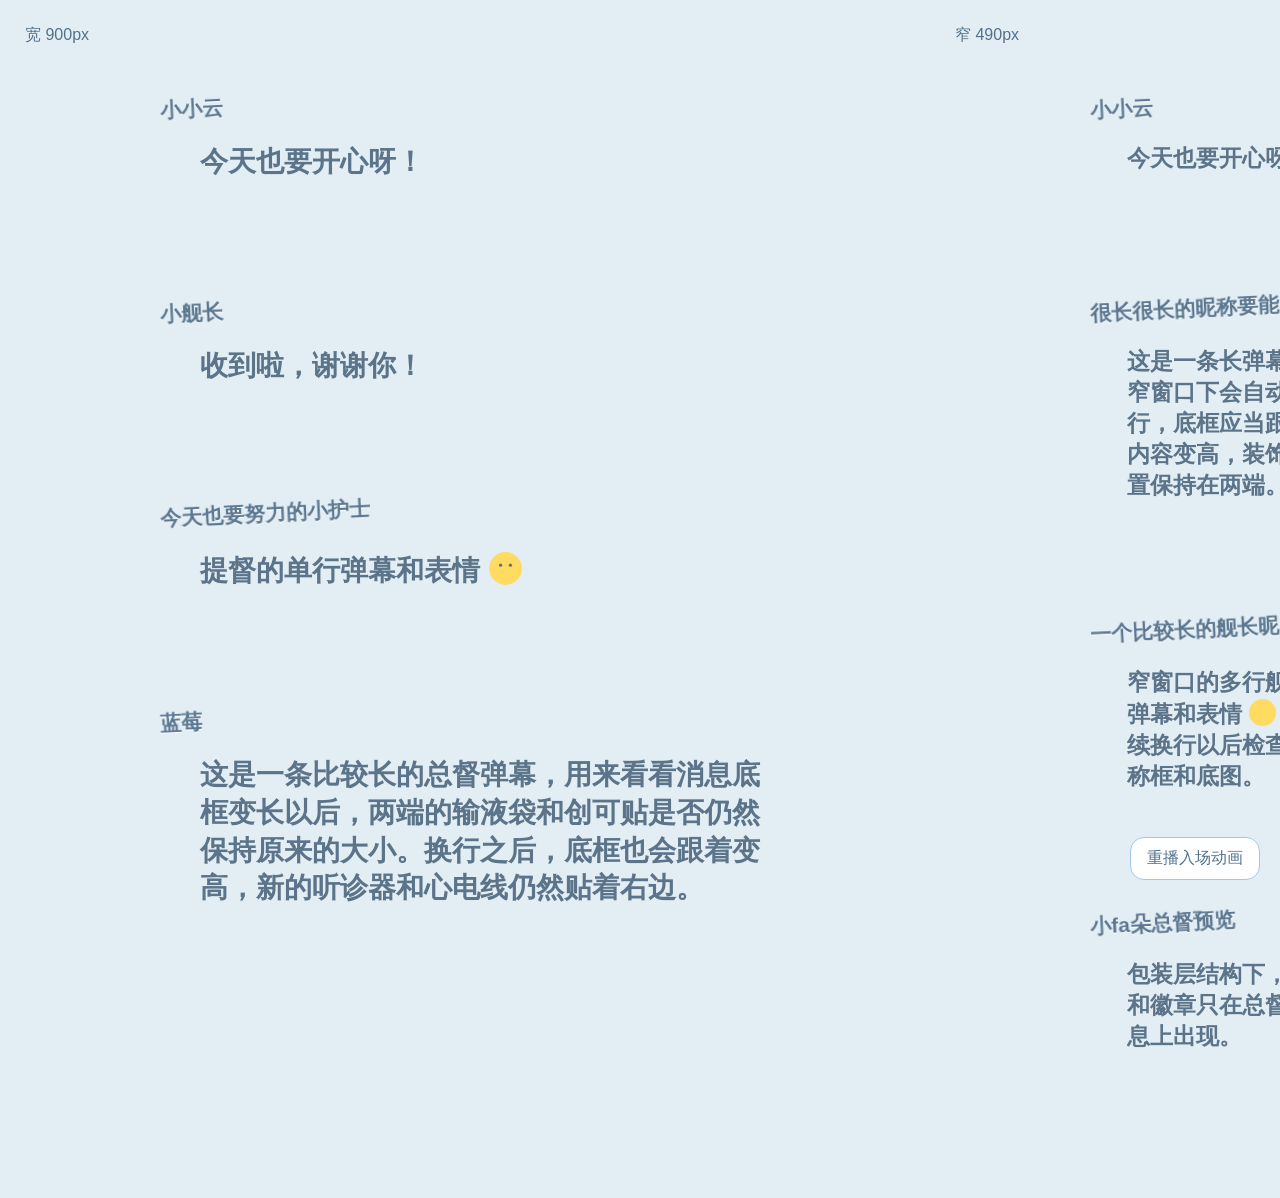
<file: bilibili-universal-preview.html>
<!doctype html>
<html lang="zh-CN">
<head>
<meta charset="utf-8">
<meta name="viewport" content="width=device-width,initial-scale=1">
<title>BLiveChat 通用文字弹幕预览</title>
<link rel="stylesheet" href="bilibili.css">
<style>
html,body { margin:0; width:100%; background:#e3edf4 !important; }
.demo { display:flex; gap:30px; padding:20px; align-items:flex-start; }
.column { width:900px; flex:none; }
.column.narrow { width:490px; }
.label { font:16px sans-serif; padding:5px; color:#53718b; }
#items { width:100%; }
</style>
</head>
<body>
<div class="demo">
<div class="column"><div class="label">宽 900px</div><div id="items">
<yt-live-chat-text-message-renderer author-type="" blc-guard-level="0"><div id="content"><yt-live-chat-author-chip><span id="author-name">小小云</span></yt-live-chat-author-chip><span id="image-and-message"><span id="message">今天也要开心呀！</span></span></div></yt-live-chat-text-message-renderer>
<yt-live-chat-text-message-renderer author-type="member" blc-guard-level="3"><div id="content"><yt-live-chat-author-chip><span id="author-name">小舰长</span></yt-live-chat-author-chip><span id="image-and-message"><span id="message">收到啦，谢谢你！</span></span></div></yt-live-chat-text-message-renderer>
<yt-live-chat-text-message-renderer author-type="member" blc-guard-level="2"><div id="content"><yt-live-chat-author-chip><span id="author-name">今天也要努力的小护士</span></yt-live-chat-author-chip><span id="message">提督的单行弹幕和表情 <img class="emoji" src="data:image/svg+xml,%3Csvg%20xmlns='http://www.w3.org/2000/svg'%20viewBox='0%200%2064%2064'%3E%3Ccircle%20cx='32'%20cy='32'%20r='30'%20fill='%23ffdb62'/%3E%3Ccircle%20cx='23'%20cy='26'%20r='3'%20fill='%235b7489'/%3E%3Ccircle%20cx='41'%20cy='26'%20r='3'%20fill='%235b7489'/%3E%3C/svg%3E" alt="[表情]"></span></div></yt-live-chat-text-message-renderer>
<yt-live-chat-text-message-renderer author-type="member" blc-guard-level="1"><div id="content"><yt-live-chat-author-chip><span id="author-name">蓝莓</span></yt-live-chat-author-chip><span id="message">这是一条比较长的总督弹幕，用来看看消息底框变长以后，两端的输液袋和创可贴是否仍然保持原来的大小。换行之后，底框也会跟着变高，新的听诊器和心电线仍然贴着右边。</span></div></yt-live-chat-text-message-renderer>
</div></div>
<div class="column narrow"><div class="label">窄 490px</div><div id="items">
<yt-live-chat-text-message-renderer author-type="" blc-guard-level="0"><div id="content"><yt-live-chat-author-chip><span id="author-name">小小云</span></yt-live-chat-author-chip><span id="image-and-message"><span id="message">今天也要开心呀！</span></span></div></yt-live-chat-text-message-renderer>
<yt-live-chat-text-message-renderer author-type="moderator"><div id="content"><yt-live-chat-author-chip><span id="author-name">很长很长的昵称要能跟着变长</span></yt-live-chat-author-chip><span id="image-and-message"><span id="message">这是一条长弹幕，窄窗口下会自动换行，底框应当跟着内容变高，装饰位置保持在两端。</span></span></div></yt-live-chat-text-message-renderer>
<yt-live-chat-text-message-renderer author-type="member" blc-guard-level="3"><div id="content"><yt-live-chat-author-chip><span id="author-name">一个比较长的舰长昵称看适配效果</span></yt-live-chat-author-chip><span id="image-and-message"><span id="message">窄窗口的多行舰长弹幕和表情 <img class="emoji" src="data:image/svg+xml,%3Csvg%20xmlns='http://www.w3.org/2000/svg'%20viewBox='0%200%2064%2064'%3E%3Ccircle%20cx='32'%20cy='32'%20r='30'%20fill='%23ffdb62'/%3E%3C/svg%3E" alt="[表情]"> 继续换行以后检查昵称框和底图。</span></span></div></yt-live-chat-text-message-renderer>
<yt-live-chat-text-message-renderer author-type="member" blc-guard-level="1"><div id="content"><yt-live-chat-author-chip><span id="author-name">小fa朵总督预览</span></yt-live-chat-author-chip><span id="image-and-message"><span id="message">包装层结构下，花和徽章只在总督消息上出现。</span></span></div></yt-live-chat-text-message-renderer>
</div></div>
</div>
<button id="replay" type="button" style="position:fixed;right:20px;bottom:20px;z-index:20;padding:10px 16px;border:1px solid #9fc9e7;border-radius:14px;background:#fff;color:#527390;font:16px sans-serif;cursor:pointer">重播入场动画</button>
<script>
document.querySelector("#replay").addEventListener("click", () => {
  document.querySelectorAll("yt-live-chat-text-message-renderer").forEach((item) => {
    item.replaceWith(item.cloneNode(true));
  });
});
</script>
</body></html>
</file>
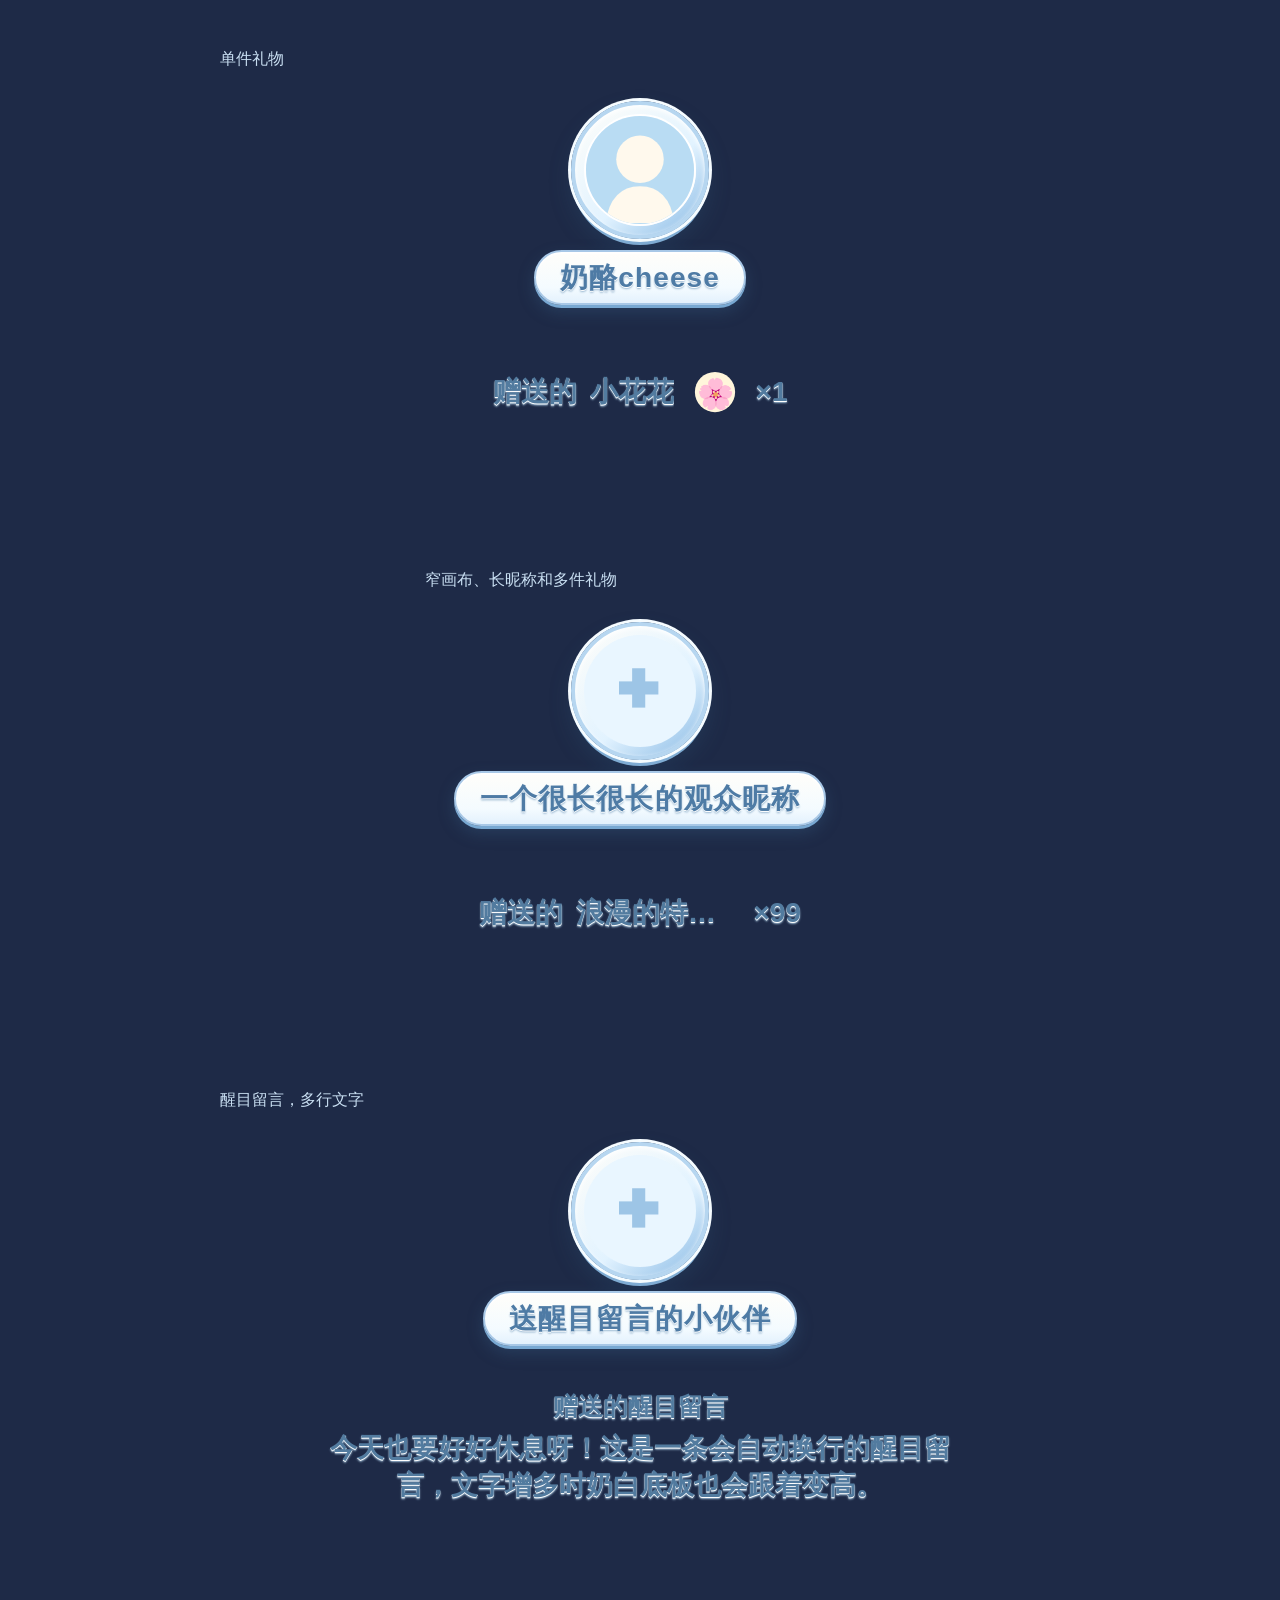
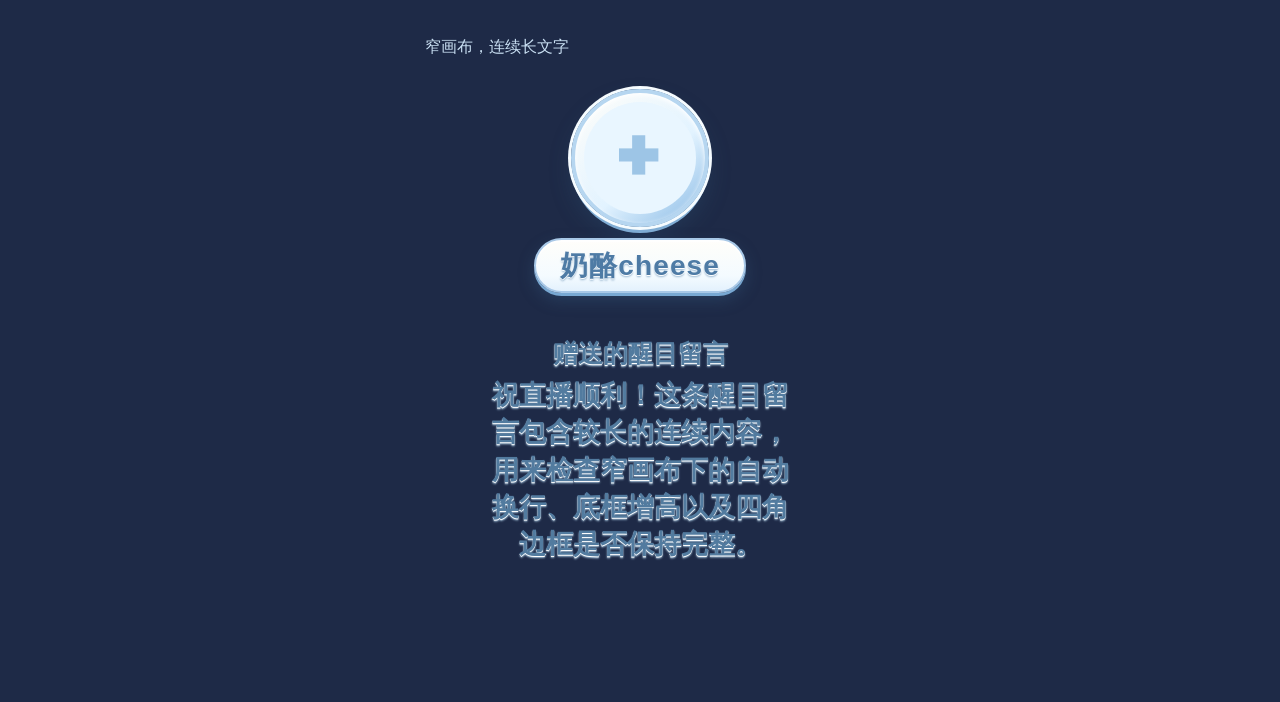
<file: gift-thanks-preview.html>
<!doctype html>
<html lang="zh-CN">
<head>
  <meta charset="utf-8">
  <meta name="viewport" content="width=device-width, initial-scale=1">
  <title>礼物感谢预览</title>
  <link rel="stylesheet" href="gift-thanks.css">
  <style>
    body { margin: 0; padding: 28px 12px; background: #1e2a47; }
    .stage { max-width: 840px; margin: 0 auto 30px; padding: 8px 12px; }
    .stage.narrow { max-width: 430px; }
    .stage h2 { color: #c9dff2; font: 16px "Microsoft YaHei", sans-serif; }
  </style>
</head>
<body>
  <section class="stage">
    <h2>单件礼物</h2>
    <medical-gift-renderer>
      <div class="medical-gift-top"><span class="medical-gift-plus left"></span><div class="medical-gift-avatar"><img alt="" src="data:image/svg+xml,%3Csvg xmlns='http://www.w3.org/2000/svg' viewBox='0 0 100 100'%3E%3Crect width='100' height='100' fill='%23b9dcf3'/%3E%3Ccircle cx='50' cy='40' r='22' fill='%23fff9ed'/%3E%3Cpath d='M18 99q5-34 32-34t32 34' fill='%23fff9ed'/%3E%3C/svg%3E"></div><span class="medical-gift-plus right"></span></div>
      <div class="medical-gift-name">奶酪cheese</div>
      <div class="medical-gift-plate"><div class="medical-gift-line"><span>赠送的</span><span class="medical-gift-gift-name">小花花</span><img class="medical-gift-icon" alt="" src="data:image/svg+xml,%3Csvg xmlns='http://www.w3.org/2000/svg' viewBox='0 0 64 64'%3E%3Ccircle cx='32' cy='32' r='23' fill='%23fff5db'/%3E%3Ctext x='32' y='46' font-size='34' text-anchor='middle'%3E🌸%3C/text%3E%3C/svg%3E"><span class="medical-gift-count">×1</span></div></div>
    </medical-gift-renderer>
  </section>
  <section class="stage narrow">
    <h2>窄画布、长昵称和多件礼物</h2>
    <medical-gift-renderer>
      <div class="medical-gift-top"><span class="medical-gift-plus left"></span><div class="medical-gift-avatar"></div><span class="medical-gift-plus right"></span></div>
      <div class="medical-gift-name">一个很长很长的观众昵称</div>
      <div class="medical-gift-plate"><div class="medical-gift-line"><span>赠送的</span><span class="medical-gift-gift-name">浪漫的特别礼物</span><span class="medical-gift-count">×99</span></div></div>
    </medical-gift-renderer>
  </section>
  <section class="stage">
    <h2>醒目留言，多行文字</h2>
    <medical-gift-renderer class="medical-super-chat">
      <div class="medical-gift-top"><span class="medical-gift-plus left"></span><div class="medical-gift-avatar"></div><span class="medical-gift-plus right"></span></div>
      <div class="medical-gift-name">送醒目留言的小伙伴</div>
      <div class="medical-gift-plate"><div class="medical-sc-heading">赠送的醒目留言</div><div class="medical-sc-message">今天也要好好休息呀！这是一条会自动换行的醒目留言，文字增多时奶白底板也会跟着变高。</div></div>
    </medical-gift-renderer>
  </section>
  <section class="stage narrow">
    <h2>窄画布，连续长文字</h2>
    <medical-gift-renderer class="medical-super-chat">
      <div class="medical-gift-top"><span class="medical-gift-plus left"></span><div class="medical-gift-avatar"></div><span class="medical-gift-plus right"></span></div>
      <div class="medical-gift-name">奶酪cheese</div>
      <div class="medical-gift-plate"><div class="medical-sc-heading">赠送的醒目留言</div><div class="medical-sc-message">祝直播顺利！这条醒目留言包含较长的连续内容，用来检查窄画布下的自动换行、底框增高以及四角边框是否保持完整。</div></div>
    </medical-gift-renderer>
  </section>
</body>
</html>
</file>
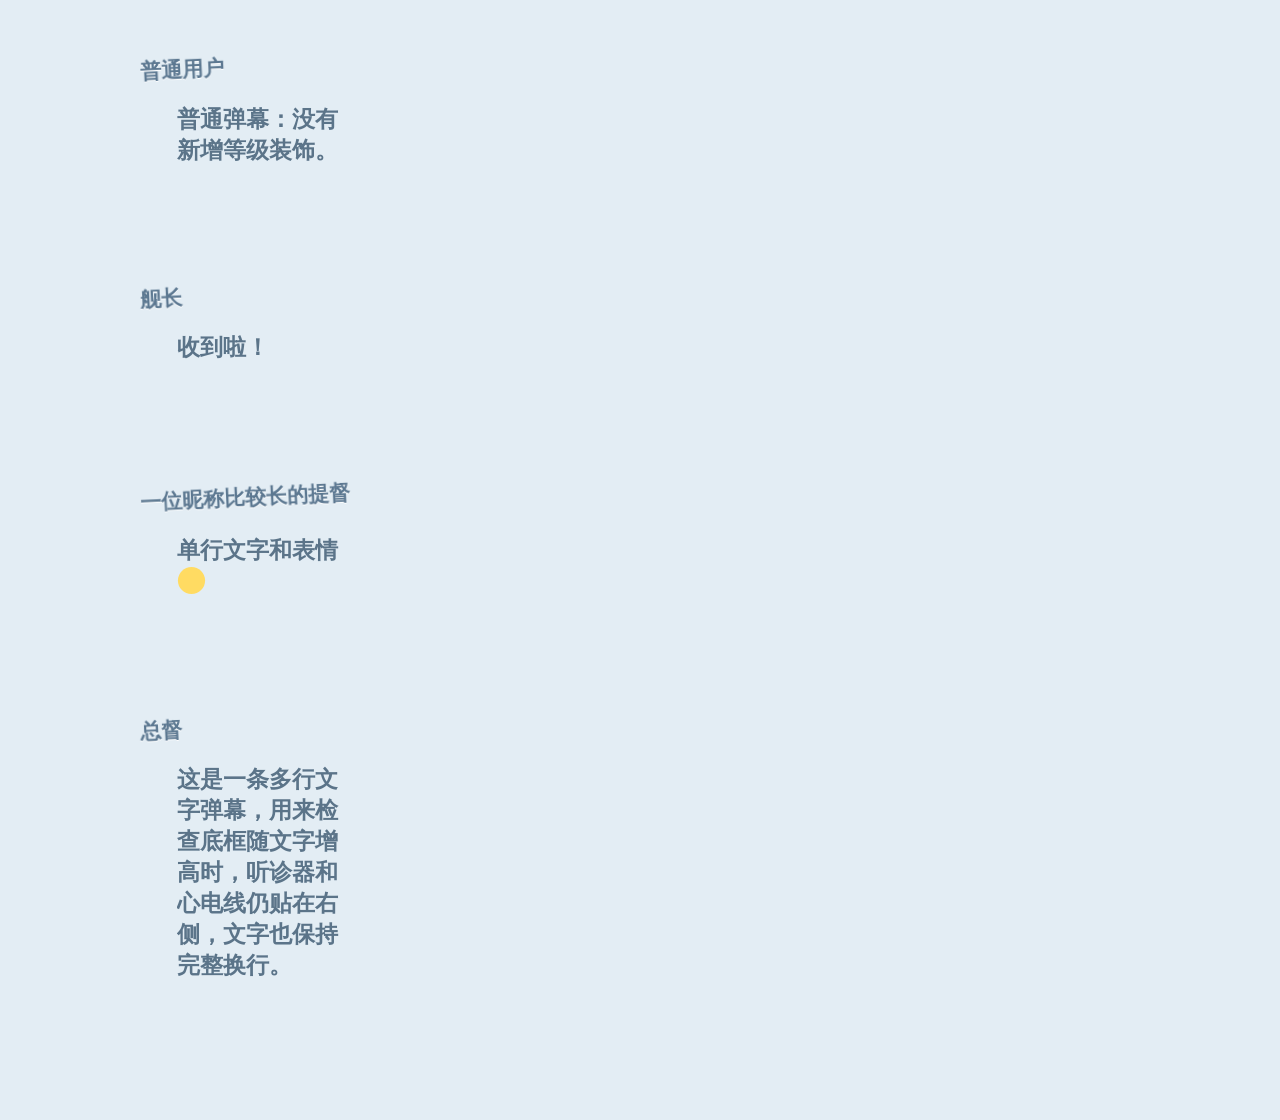
<file: huixinghao-compat-preview.html>
<!doctype html>
<html lang="zh-CN">
<head>
<meta charset="utf-8">
<meta name="viewport" content="width=device-width,initial-scale=1">
<title>彗星号文字弹幕结构预览</title>
<link rel="stylesheet" href="bilibili.css">
<style>
html,body { margin:0; background:#e3edf4 !important; }
#items { width:min(470px, 100%); padding:12px 0; }
</style>
</head>
<body>
<div id="items">
  <yt-live-chat-text-message-renderer author-type="" privilegetype="0"><div id="card"><div id="content"><yt-live-chat-author-chip><span id="author-name">普通用户</span></yt-live-chat-author-chip><div id="image-and-message"><span id="message">普通弹幕：没有新增等级装饰。</span></div></div></div></yt-live-chat-text-message-renderer>
  <yt-live-chat-text-message-renderer author-type="member" privilegetype="3"><div id="card"><div id="content"><yt-live-chat-author-chip><span id="author-name">舰长</span></yt-live-chat-author-chip><div id="image-and-message"><span id="message">收到啦！</span></div></div></div></yt-live-chat-text-message-renderer>
  <yt-live-chat-text-message-renderer author-type="member" privilegetype="2"><div id="card"><div id="content"><yt-live-chat-author-chip><span id="author-name">一位昵称比较长的提督</span></yt-live-chat-author-chip><div id="image-and-message"><span id="message">单行文字和表情 <img class="emoji" src="data:image/svg+xml,%3Csvg%20xmlns='http://www.w3.org/2000/svg'%20viewBox='0%200%2064%2064'%3E%3Ccircle%20cx='32'%20cy='32'%20r='30'%20fill='%23ffdb62'/%3E%3C/svg%3E" alt="[表情]"></span></div></div></div></yt-live-chat-text-message-renderer>
  <yt-live-chat-text-message-renderer author-type="member" privilegetype="1"><div id="card"><div id="content"><yt-live-chat-author-chip><span id="author-name">总督</span></yt-live-chat-author-chip><div id="image-and-message"><span id="message">这是一条多行文字弹幕，用来检查底框随文字增高时，听诊器和心电线仍贴在右侧，文字也保持完整换行。</span></div></div></div></yt-live-chat-text-message-renderer>
</div>
</body>
</html>
</file>
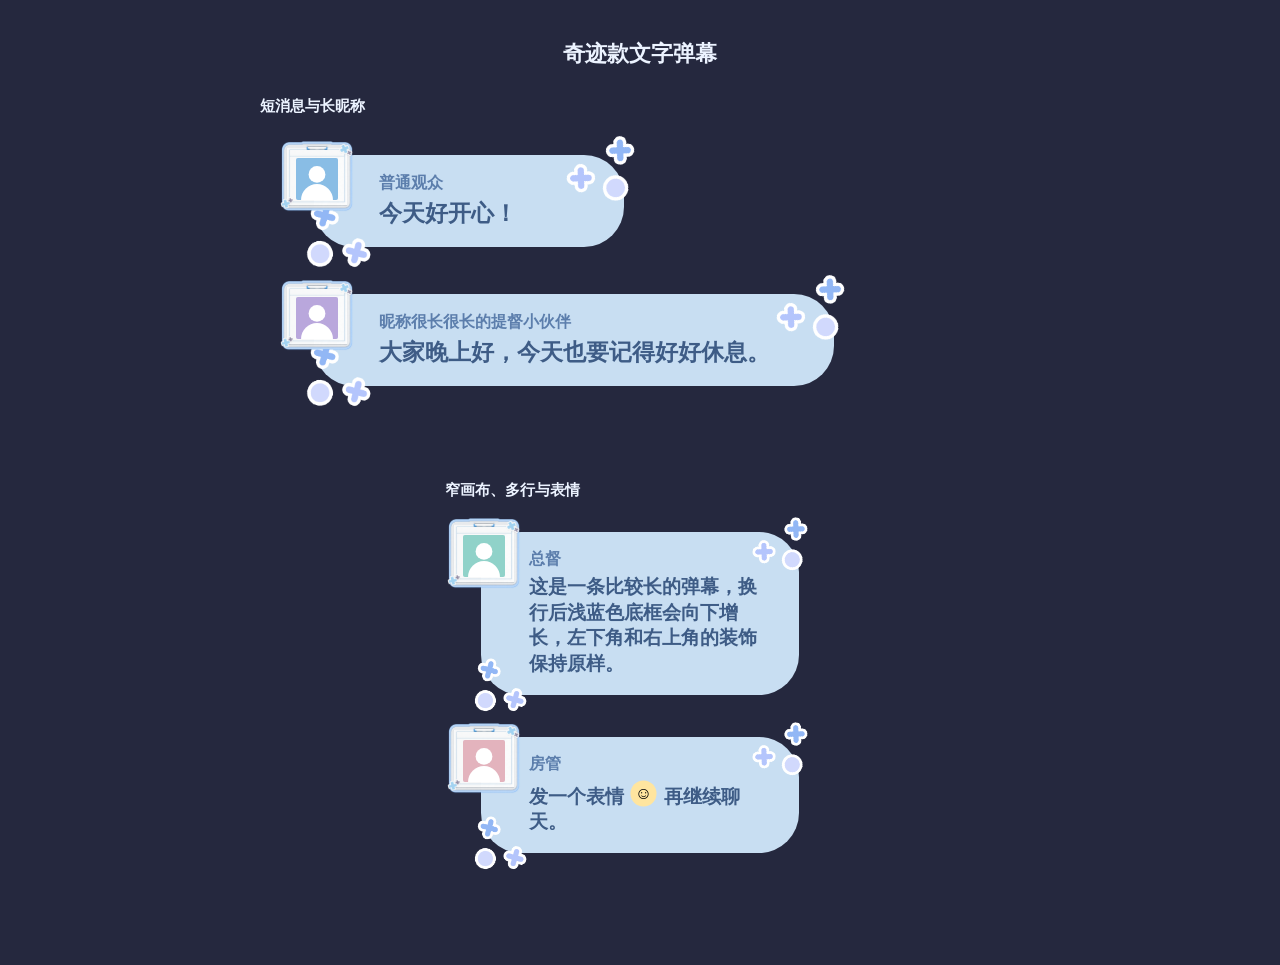
<file: miracle-preview.html>
<!doctype html>
<html lang="zh-CN">
<head>
  <meta charset="utf-8">
  <meta name="viewport" content="width=device-width, initial-scale=1">
  <title>奇迹款弹幕预览</title>
  <link rel="stylesheet" href="miracle-preview-local.css?v=5">
  <style>
    body { margin: 0; padding: 24px 12px 50px; background: #25283e !important; }
    h1, h2 { color: #ecf3ff; font-family: "Microsoft YaHei", sans-serif; }
    h1 { font-size: 22px; text-align: center; }
    h2 { margin: 28px 0 10px; font-size: 15px; }
    .stage { width: min(760px, 100%); margin: auto; }
    .stage.narrow { width: min(390px, 100%); }
    .stage main { padding: 4px 0 20px; }
  </style>
</head>
<body>
  <h1>奇迹款文字弹幕</h1>
  <section class="stage">
    <h2>短消息与长昵称</h2>
    <main>
      <yt-live-chat-text-message-renderer author-type="" blc-guard-level="0"><div id="card"><div id="content"><yt-live-chat-author-chip><span id="author-name">普通观众</span></yt-live-chat-author-chip><div id="image-and-message"><span id="message">今天好开心！</span></div></div></div></yt-live-chat-text-message-renderer>
      <yt-live-chat-text-message-renderer author-type="member" blc-guard-level="2"><div id="card"><div id="content"><yt-live-chat-author-chip><span id="author-name">昵称很长很长的提督小伙伴</span></yt-live-chat-author-chip><div id="image-and-message"><span id="message">大家晚上好，今天也要记得好好休息。</span></div></div></div></yt-live-chat-text-message-renderer>
    </main>
  </section>
  <section class="stage narrow">
    <h2>窄画布、多行与表情</h2>
    <main id="items">
      <yt-live-chat-text-message-renderer author-type="member" blc-guard-level="1"><div id="card"><div id="content"><yt-live-chat-author-chip><span id="author-name">总督</span></yt-live-chat-author-chip><div id="image-and-message"><span id="message">这是一条比较长的弹幕，换行后浅蓝色底框会向下增长，左下角和右上角的装饰保持原样。</span></div></div></div></yt-live-chat-text-message-renderer>
      <yt-live-chat-text-message-renderer author-type="moderator" blc-guard-level="0"><div id="card"><div id="content"><yt-live-chat-author-chip><span id="author-name">房管</span></yt-live-chat-author-chip><div id="image-and-message"><span id="message">发一个表情 <img class="emoji" alt="笑脸" src="data:image/svg+xml,%3Csvg xmlns='http://www.w3.org/2000/svg' viewBox='0 0 40 40'%3E%3Ccircle cx='20' cy='20' r='18' fill='%23ffe59f'/%3E%3Ctext x='20' y='28' font-size='24' text-anchor='middle'%3E%E2%98%BA%3C/text%3E%3C/svg%3E"> 再继续聊天。</span></div></div></div></yt-live-chat-text-message-renderer>
    </main>
  </section>
  <script>
    const avatarColors = ['#89bde5', '#b9a7dc', '#90d2c9', '#e3b3bd'];
    document.querySelectorAll('yt-live-chat-text-message-renderer #card').forEach((card, i) => {
      const photo = document.createElement('img');
      photo.id = 'author-photo';
      photo.alt = '';
      const svg = `<svg xmlns="http://www.w3.org/2000/svg" viewBox="0 0 100 100"><rect width="100" height="100" fill="${avatarColors[i]}"/><circle cx="50" cy="39" r="20" fill="#fff"/><path d="M12 100a38 38 0 0 1 76 0" fill="#fff"/></svg>`;
      photo.src = `data:image/svg+xml,${encodeURIComponent(svg)}`;
      card.prepend(photo);
    });
  </script>
</body>
</html>
</file>
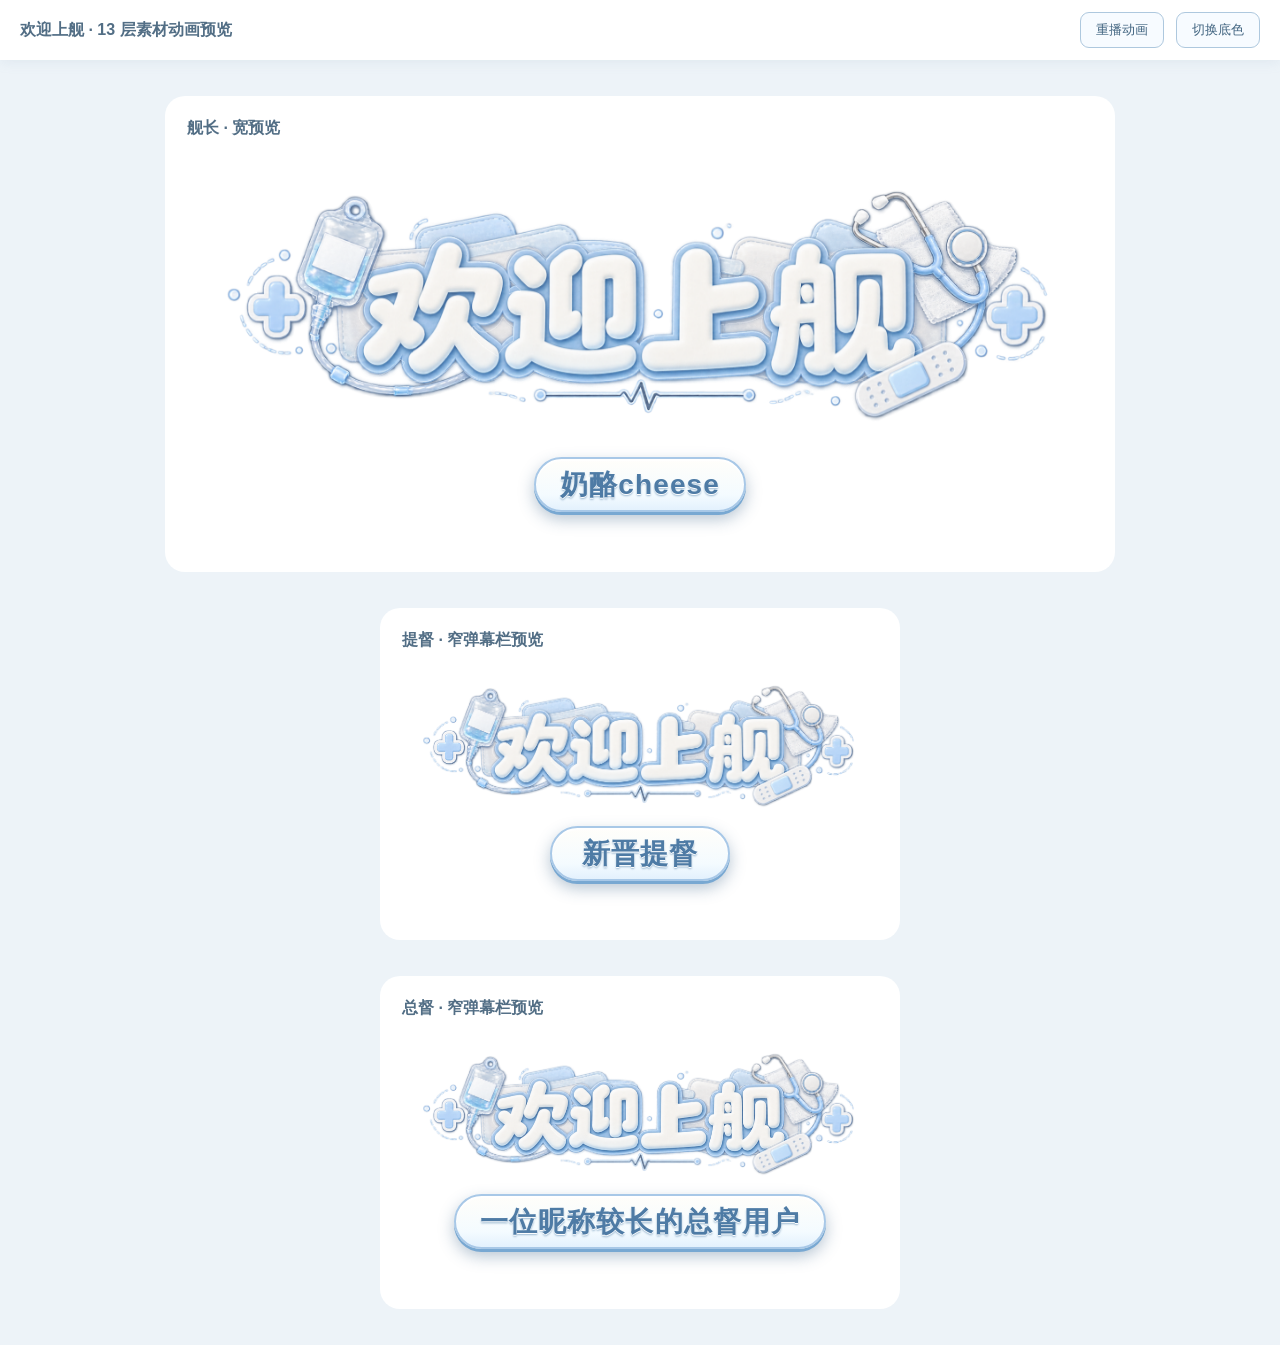
<file: welcome-ship-preview.html>
<!doctype html>
<html lang="zh-CN">
<head>
  <meta charset="utf-8">
  <meta name="viewport" content="width=device-width, initial-scale=1">
  <title>欢迎上舰 · 分层动画预览</title>
  <link rel="stylesheet" href="welcome-ship.css">
  <style>
    * { box-sizing: border-box; }
    body { margin: 0; min-height: 100vh; font-family: "Microsoft YaHei", sans-serif; background: #edf3f8; color: #526e85; }
    .toolbar { position: sticky; top: 0; z-index: 10; display: flex; gap: 12px; align-items: center; padding: 12px 20px; background: #fff; box-shadow: 0 2px 12px #8aa7bd22; }
    .toolbar strong { margin-right: auto; }
    button { padding: 8px 15px; border: 1px solid #aec8de; border-radius: 9px; background: #f7fbff; color: #426581; cursor: pointer; }
    .stage { max-width: 950px; margin: 36px auto; padding: 22px; border-radius: 20px; background: #fff; }
    .stage h2 { margin: 0 0 16px; font-size: 16px; }
    .stage.narrow { max-width: 520px; }
    .sample { width: 100%; }
    #header-content { display: inline-block; }
    #header-content-inner-column { display: flex; align-items: baseline; gap: 8px; flex-wrap: wrap; }
    body.dark { background: #19263d; }
    body.dark .stage { background-color: #202f4a; }
    body.dark .stage h2 { color: #c7dceb; }
  </style>
</head>
<body>
  <div class="toolbar">
    <strong>欢迎上舰 · 13 层素材动画预览</strong>
    <button id="replay" type="button">重播动画</button>
    <button id="theme" type="button">切换底色</button>
  </div>

  <section class="stage">
    <h2>舰长 · 宽预览</h2>
    <div class="sample">
      <yt-live-chat-membership-item-renderer show-only-header blc-guard-level="3">
        <div id="card">
          <div id="header">
            <div id="header-content"><div id="header-content-primary-column"><div id="header-content-inner-column">
              <span id="author-name">奶酪cheese</span><span id="header-subtext">开通舰长，欢迎上舰！</span>
            </div></div></div>
          </div>
        </div>
      </yt-live-chat-membership-item-renderer>
    </div>
  </section>

  <section class="stage narrow">
    <h2>提督 · 窄弹幕栏预览</h2>
    <div class="sample">
      <yt-live-chat-membership-item-renderer show-only-header blc-guard-level="2">
        <div id="card">
          <div id="header">
            <div id="header-content"><div id="header-content-primary-column"><div id="header-content-inner-column">
              <span id="author-name">新晋提督</span><span id="header-subtext">开通提督，欢迎上舰！</span>
            </div></div></div>
          </div>
        </div>
      </yt-live-chat-membership-item-renderer>
    </div>
  </section>

  <section class="stage narrow">
    <h2>总督 · 窄弹幕栏预览</h2>
    <div class="sample">
      <yt-live-chat-membership-item-renderer show-only-header blc-guard-level="1">
        <div id="card">
          <div id="header">
            <div id="header-content"><div id="header-content-primary-column"><div id="header-content-inner-column">
              <span id="author-name">一位昵称较长的总督用户</span><span id="header-subtext">续费总督，欢迎上舰！</span>
            </div></div></div>
          </div>
        </div>
      </yt-live-chat-membership-item-renderer>
    </div>
  </section>

  <script>
    const layers = {
      backplates: 'backplates.png', title: 'welcome_title.png',
      'title-captain': 'captain_title.png',
      'title-admiral': 'admiral_title.png', 'title-governor': 'governor_title.png',
      'iv-bag': 'iv_bag.png', 'iv-tube': 'iv_tube.png',
      stethoscope: 'stethoscope.png', gauze: 'gauze.png', bandage: 'bandage.png',
      ecg: 'ecg_line.png', 'cross-left': 'medical_cross_left.png',
      'cross-right': 'medical_cross_right.png',
      'accents-left': 'accents_left.png', 'accents-right': 'accents_right.png',
      'accents-other': 'accents_other.png'
    };
    function applyLocalImages() {
      document.querySelectorAll('yt-live-chat-membership-item-renderer').forEach(item => {
        for (const [key, file] of Object.entries(layers)) {
          item.style.setProperty(`--welcome-${key}`, `url("assets/welcome_layers_13/${file}")`);
        }
      });
    }
    applyLocalImages();
    document.querySelector('#replay').addEventListener('click', () => {
      document.querySelectorAll('yt-live-chat-membership-item-renderer').forEach(item => {
        const copy = item.cloneNode(true);
        item.replaceWith(copy);
      });
    });
    document.querySelector('#theme').addEventListener('click', () => document.body.classList.toggle('dark'));
  </script>
</body>
</html>
</file>
<file: bilibili.css>
/* BLiveChat 文字弹幕：普通用户隐藏输液袋和软管，其余样式共用。 */

body,
yt-live-chat-renderer,
yt-live-chat-item-list-renderer,
#items {
  background: transparent !important;
}

#items { container-type: inline-size; }
yt-live-chat-renderer ::-webkit-scrollbar { display: none !important; }

yt-live-chat-text-message-renderer,
yt-live-chat-text-message-renderer * {
  box-sizing: border-box !important;
}

yt-live-chat-text-message-renderer {
  position: relative !important;
  display: block !important;
  width: auto !important;
  margin: 52px 28px 88px 42px !important;
  padding: 0 !important;
  overflow: visible !important;
  font-family: "Microsoft YaHei", "PingFang SC", "Noto Sans CJK SC", sans-serif !important;
  animation: medical-danmaku-enter 900ms ease-out both !important;
}

/* 装饰挂在每条文字弹幕自身，不依赖 BLiveChat 的可选内部包装层。 */
yt-live-chat-text-message-renderer::before,
yt-live-chat-text-message-renderer::after {
  content: "";
  position: absolute;
  display: block;
  z-index: 4;
  pointer-events: none;
  background-repeat: no-repeat;
  background-size: 901px 300px;
}

yt-live-chat-text-message-renderer::before {
  left: -23px;
  top: -43px;
  width: 80px;
  height: 126px;
  background-image: url("https://raw.githubusercontent.com/maker0911/medical-danmaku-assets/main/assets/medical_ui_assets/canvas/iv_bag.png");
  background-position: -50px -39px;
  transform-origin: 44px 9px;
  animation: medical-bag-sway 3s ease-in-out infinite !important;
}

yt-live-chat-text-message-renderer::after {
  left: -13px;
  top: 77px;
  width: 148px;
  height: 83px;
  background-image: url("https://raw.githubusercontent.com/maker0911/medical-danmaku-assets/main/assets/medical_ui_assets/canvas/iv_tube.png");
  background-position: -60px -158px;
  transform-origin: 50% 100%;
  animation: medical-tube-flex 3s ease-in-out -2.8s infinite !important;
}

/* 普通用户隐藏输液袋和软管；两套 BLiveChat DOM 的等级属性都可识别。 */
yt-live-chat-text-message-renderer:is([author-type=""], :not([author-type])):not([blc-guard-level="1"]):not([blc-guard-level="2"]):not([blc-guard-level="3"]):not([privilegetype="1"]):not([privilegetype="2"]):not([privilegetype="3"])::before,
yt-live-chat-text-message-renderer:is([author-type=""], :not([author-type])):not([blc-guard-level="1"]):not([blc-guard-level="2"]):not([blc-guard-level="3"]):not([privilegetype="1"]):not([privilegetype="2"]):not([privilegetype="3"])::after {
  display: none !important;
  animation: none !important;
}

/* 三种页面都以 #content 承载文字卡片；彗星号另有一层 #card 包装。 */
yt-live-chat-text-message-renderer #content {
  position: relative !important;
  isolation: isolate;
  display: block !important;
  width: max-content !important;
  min-width: min(500px, 100%) !important;
  max-width: 100% !important;
  min-height: 115px !important;
  margin: 0 !important;
  padding: 0 !important;
  overflow: visible !important;
  box-shadow: none !important;
  background: transparent !important;
  border: solid transparent !important;
  border-width: 40px 125px 38px 125px !important;
}

/* 九块 PNG 背景直接拼在 #content 上，避开彗星号预览对 border-image 的漏绘。 */
yt-live-chat-text-message-renderer #content::before {
  --medical-card-edge-width: 125px;
  --medical-card-middle-width: calc(100% - 250px);
  content: "";
  position: absolute;
  z-index: 0;
  inset: -40px -125px -38px -125px;
  pointer-events: none;
  background-image:
    url("https://raw.githubusercontent.com/maker0911/medical-danmaku-assets/main/assets/medical_ui_assets/slices/card9/top_left.png"),
    url("https://raw.githubusercontent.com/maker0911/medical-danmaku-assets/main/assets/medical_ui_assets/slices/card9/top_center.png"),
    url("https://raw.githubusercontent.com/maker0911/medical-danmaku-assets/main/assets/medical_ui_assets/slices/card9/top_right.png"),
    url("https://raw.githubusercontent.com/maker0911/medical-danmaku-assets/main/assets/medical_ui_assets/slices/card9/middle_left.png"),
    url("https://raw.githubusercontent.com/maker0911/medical-danmaku-assets/main/assets/medical_ui_assets/slices/card9/middle_center.png"),
    url("https://raw.githubusercontent.com/maker0911/medical-danmaku-assets/main/assets/medical_ui_assets/slices/card9/middle_right.png"),
    url("https://raw.githubusercontent.com/maker0911/medical-danmaku-assets/main/assets/medical_ui_assets/slices/card9/bottom_left.png"),
    url("https://raw.githubusercontent.com/maker0911/medical-danmaku-assets/main/assets/medical_ui_assets/slices/card9/bottom_center.png"),
    url("https://raw.githubusercontent.com/maker0911/medical-danmaku-assets/main/assets/medical_ui_assets/slices/card9/bottom_right.png");
  background-size:
    var(--medical-card-edge-width) 40px,
    var(--medical-card-middle-width) 40px,
    var(--medical-card-edge-width) 40px,
    var(--medical-card-edge-width) calc(100% - 76px),
    var(--medical-card-middle-width) calc(100% - 76px),
    var(--medical-card-edge-width) calc(100% - 76px),
    var(--medical-card-edge-width) 38px,
    var(--medical-card-middle-width) 38px,
    var(--medical-card-edge-width) 38px;
  background-position:
    left top, center top, right top,
    left center, center center, right center,
    left bottom, center bottom, right bottom;
  background-repeat: no-repeat;
  -webkit-clip-path: inset(100% 0 0 0);
  clip-path: inset(100% 0 0 0);
  animation: medical-card-rise-fade 600ms ease-in-out both !important;
}

yt-live-chat-text-message-renderer #content::after {
  content: "";
  position: absolute;
  z-index: 4;
  right: -134px;
  bottom: -50px;
  width: 105px;
  height: 82px;
  pointer-events: none;
  background-image: url("https://raw.githubusercontent.com/maker0911/medical-danmaku-assets/main/assets/medical_ui_assets/canvas/bandage.png");
  background-position: -744px -178px;
  background-size: 901px 300px;
  background-repeat: no-repeat;
  transform-origin: center center;
  animation: medical-bandage-settle 640ms cubic-bezier(0.20, 0.80, 0.20, 1) 900ms both !important;
}

/* 提督 2、总督 1 共用两张装饰；舰长不显示。参数集中在这里。 */
yt-live-chat-text-message-renderer:is([blc-guard-level="1"], [blc-guard-level="2"], [privilegetype="1"], [privilegetype="2"]) #content {
  --medical-scope-width: 79px;
  --medical-scope-height: 54px;
  --medical-scope-right: -112px;
  --medical-scope-top: -58px;
  --medical-ecg-width: 116px;
  --medical-ecg-height: 18px;
  --medical-ecg-right: 14px;
  --medical-ecg-bottom: -30px;
}

/* 总督专属的小花、下沿徽章位置参数。 */
yt-live-chat-text-message-renderer:is([blc-guard-level="1"], [privilegetype="1"]) #content {
  --medical-governor-flower-box-width: 240px;
  --medical-governor-flower-box-height: 145px;
  --medical-governor-flower-extra-right: 28px;
  --medical-governor-flower-extra-top: 27px;
  --medical-governor-badge-center-shift: -9px;
  --medical-governor-badge-vertical-position: -110px;
}

/* 底框下沿的徽章与右下创可贴共用底框前景，不依赖昵称长度。 */
yt-live-chat-text-message-renderer:is([blc-guard-level="1"], [privilegetype="1"]) #content::after {
  width: calc(100% + 250px);
  height: 94px;
  bottom: -62px;
  background-image:
    url("https://raw.githubusercontent.com/maker0911/medical-danmaku-assets/main/assets/medical_ui_assets/canvas/bandage.png"),
    url("https://raw.githubusercontent.com/maker0911/medical-danmaku-assets/main/assets/medical_ui_assets/slices/governor/governor_badge.png");
  background-size: 901px 300px, 676px 225px;
  background-position:
    calc(100% + 52px) -178px,
    calc(50% + var(--medical-governor-badge-center-shift)) var(--medical-governor-badge-vertical-position);
  transform-origin: calc(100% - 52px) 50%;
  animation: medical-governor-badge-fade 640ms ease-out 900ms both !important;
}

/* 旧版脚本插入的节点不再使用，避免与 CSS 装饰重复。 */
yt-live-chat-text-message-renderer #content > .medical-guard-decoration {
  display: none !important;
}

/* 正文包装层的边缘与 #content 内容区重合，可用伪元素直接锚定底框。 */
yt-live-chat-text-message-renderer:is([blc-guard-level="1"], [blc-guard-level="2"], [privilegetype="1"], [privilegetype="2"]) :is(#image-and-message, #content > #message)::before,
yt-live-chat-text-message-renderer:is([blc-guard-level="1"], [blc-guard-level="2"], [privilegetype="1"], [privilegetype="2"]) :is(#image-and-message, #content > #message)::after {
  content: "";
  position: absolute !important;
  z-index: 0 !important;
  display: block !important;
  pointer-events: none !important;
  background-repeat: no-repeat !important;
  background-size: contain !important;
  animation: none !important;
  transition: none !important;
}

yt-live-chat-text-message-renderer:is([blc-guard-level="1"], [blc-guard-level="2"], [privilegetype="1"], [privilegetype="2"]) :is(#image-and-message, #content > #message)::before {
  top: var(--medical-scope-top) !important;
  right: var(--medical-scope-right) !important;
  width: var(--medical-scope-width) !important;
  height: var(--medical-scope-height) !important;
  background-image: url("https://raw.githubusercontent.com/maker0911/medical-danmaku-assets/main/assets/medical_ui_assets/slices/guard2/stethoscope_gauze.png") !important;
  -webkit-clip-path: none !important;
  clip-path: none !important;
  animation: medical-scope-float-in 1050ms ease-in-out 300ms both !important;
}

/* 总督的小花贴在听诊器组合右侧，按原始透明画布局部取图。 */
yt-live-chat-text-message-renderer:is([blc-guard-level="1"], [privilegetype="1"]) :is(#image-and-message, #content > #message)::before {
  top: calc(var(--medical-scope-top) - var(--medical-governor-flower-extra-top)) !important;
  right: calc(var(--medical-scope-right) - var(--medical-governor-flower-extra-right)) !important;
  width: var(--medical-governor-flower-box-width) !important;
  height: var(--medical-governor-flower-box-height) !important;
  background-image:
    url("https://raw.githubusercontent.com/maker0911/medical-danmaku-assets/main/assets/medical_ui_assets/slices/governor/governor_flower.png"),
    url("https://raw.githubusercontent.com/maker0911/medical-danmaku-assets/main/assets/medical_ui_assets/slices/guard2/stethoscope_gauze.png") !important;
  background-size: 670px 223px, var(--medical-scope-width) var(--medical-scope-height) !important;
  background-position: -431px -9px, 133px 27px !important;
}

yt-live-chat-text-message-renderer:is([blc-guard-level="1"], [blc-guard-level="2"], [privilegetype="1"], [privilegetype="2"]) :is(#image-and-message, #content > #message)::after {
  right: var(--medical-ecg-right) !important;
  bottom: var(--medical-ecg-bottom) !important;
  width: var(--medical-ecg-width) !important;
  height: var(--medical-ecg-height) !important;
  background-image: url("https://raw.githubusercontent.com/maker0911/medical-danmaku-assets/main/assets/medical_ui_assets/slices/guard2/ecg_line.png") !important;
  animation: medical-ecg-reveal 1100ms ease-in-out 350ms both !important;
}

yt-live-chat-text-message-renderer #image-and-message {
  position: relative !important;
  display: block !important;
  width: 100% !important;
  min-width: 0 !important;
  margin: 0 !important;
  padding: 0 0 0 13px !important;
  border: 0 !important;
  background: transparent !important;
  overflow: visible !important;
}

yt-live-chat-text-message-renderer #message {
  position: relative !important;
  z-index: 1;
  display: block !important;
  min-width: 0 !important;
  margin: 0 !important;
  padding: 0 !important;
  overflow: visible !important;
  background: transparent !important;
}

/* 页面没有 #image-and-message 时，给直接放在 #content 的正文补同样的左边距。 */
yt-live-chat-text-message-renderer #content > #message {
  padding-left: 13px !important;
}

yt-live-chat-text-message-renderer #message {
  color: #5b7489 !important;
  font-size: 28px !important;
  font-weight: 700 !important;
  line-height: 1.35 !important;
  white-space: pre-wrap !important;
  overflow-wrap: anywhere !important;
  text-shadow: none !important;
  animation: medical-message-reveal 560ms ease-out 620ms both !important;
}

/* BLiveChat 的 #message 直接承载贴图伪元素。原入场动画的 clip-path
   在结束后仍裁掉框外贴图，因此仅对提督/总督的直连正文改用无裁切渐显。 */
yt-live-chat-text-message-renderer:is([blc-guard-level="1"], [blc-guard-level="2"], [privilegetype="1"], [privilegetype="2"]) #content > #message {
  -webkit-clip-path: none !important;
  clip-path: none !important;
  animation: medical-message-reveal-unclipped 560ms ease-out 620ms both !important;
}

/* 待正文整体显现后再播放贴图自身动画，避免被正文的透明度盖住。 */
yt-live-chat-text-message-renderer:is([blc-guard-level="1"], [blc-guard-level="2"], [privilegetype="1"], [privilegetype="2"]) #content > #message::before,
yt-live-chat-text-message-renderer:is([blc-guard-level="1"], [blc-guard-level="2"], [privilegetype="1"], [privilegetype="2"]) #content > #message::after {
  animation-delay: 760ms !important;
}

yt-live-chat-text-message-renderer yt-live-chat-author-chip {
  position: absolute !important;
  z-index: 5 !important;
  left: -72px !important;
  top: -57px !important;
  display: block !important;
  width: max-content !important;
  max-width: none !important;
  margin: 0 !important;
  padding: 0 !important;
  background: transparent !important;
  transform: rotate(-2.8deg);
  transform-origin: left top !important;
  -webkit-clip-path: inset(0 100% 0 0);
  clip-path: inset(0 100% 0 0);
  animation: medical-name-fade 1500ms ease-in-out 120ms both !important;
}

yt-live-chat-text-message-renderer #author-name {
  position: relative !important;
  isolation: isolate;
  display: block !important;
  box-sizing: border-box !important;
  width: max-content !important;
  min-width: 260px !important;
  max-width: min(600px, calc(100vw - 130px)) !important;
  height: 53px !important;
  margin: 0 !important;
  padding: 14px 100px 0 44px !important;
  color: #5c7891 !important;
  font-size: 21px !important;
  font-weight: 700 !important;
  line-height: 1.2 !important;
  white-space: nowrap !important;
  overflow: hidden !important;
  text-overflow: ellipsis !important;
  text-shadow: 0 1px 0 #fff !important;
  background: transparent !important;
  border: 0 !important;
}

yt-live-chat-text-message-renderer #author-name::before {
  content: "";
  position: absolute;
  z-index: -1;
  inset: 0;
  /* 三段独立 PNG：十字固定，中央延长，圆角和蓝色尾片固定。 */
  background-image:
    url("https://raw.githubusercontent.com/maker0911/medical-danmaku-assets/main/assets/medical_ui_assets/slices/name3/left.png"),
    url("https://raw.githubusercontent.com/maker0911/medical-danmaku-assets/main/assets/medical_ui_assets/slices/name3/right.png"),
    url("https://raw.githubusercontent.com/maker0911/medical-danmaku-assets/main/assets/medical_ui_assets/slices/name3/middle.png");
  background-size: 59px 53px, 120px 53px, calc(100% - 177px) 53px;
  background-position: left top, right top, 58px top;
  background-repeat: no-repeat;
  pointer-events: none;
}

yt-live-chat-text-message-renderer :is(#author-photo, #chat-medal, #chat-badges, #chip-badges, yt-live-chat-author-medal-renderer, #timestamp) {
  display: none !important;
}

yt-live-chat-text-message-renderer .emoji {
  display: inline-block !important;
  width: 1.25em !important;
  height: 1.25em !important;
  object-fit: contain !important;
  vertical-align: -0.2em !important;
}

yt-live-chat-text-message-renderer .emoji.blc-large-emoji {
  width: 2.5em !important;
  height: 2.5em !important;
}

/* 窄弹幕窗口使用小一号的边框切片，端部和装饰仍保持固定尺寸。 */
@container (max-width: 600px) {
  yt-live-chat-text-message-renderer #content {
    border-width: 40px 90px 38px 90px !important;
  }

  yt-live-chat-text-message-renderer #content::after { right: -99px; }
  yt-live-chat-text-message-renderer #content::before {
    --medical-card-edge-width: 90px;
    --medical-card-middle-width: calc(100% - 180px);
    inset: -40px -90px -38px -90px;
  }
  yt-live-chat-text-message-renderer yt-live-chat-author-chip { left: -37px !important; }
  yt-live-chat-text-message-renderer #author-name { max-width: 360px !important; }
  yt-live-chat-text-message-renderer #image-and-message { padding-left: 45px !important; }
  yt-live-chat-text-message-renderer #content > #message { padding-left: 45px !important; }
  yt-live-chat-text-message-renderer #message { font-size: 23px !important; }
  yt-live-chat-text-message-renderer:is([blc-guard-level="1"], [blc-guard-level="2"], [privilegetype="1"], [privilegetype="2"]) #content {
    --medical-scope-right: -77px;
  }
}

/* 较旧的浏览器若不支持容器查询，窄 OBS 视口仍按同一尺寸收边。 */
@media (max-width: 600px) {
  yt-live-chat-text-message-renderer #content {
    border-width: 40px 90px 38px 90px !important;
  }
  yt-live-chat-text-message-renderer #content::after { right: -99px; }
  yt-live-chat-text-message-renderer #content::before {
    --medical-card-edge-width: 90px;
    --medical-card-middle-width: calc(100% - 180px);
    inset: -40px -90px -38px -90px;
  }
  yt-live-chat-text-message-renderer yt-live-chat-author-chip { left: -37px !important; }
  yt-live-chat-text-message-renderer #author-name { max-width: 360px !important; }
  yt-live-chat-text-message-renderer #image-and-message { padding-left: 45px !important; }
  yt-live-chat-text-message-renderer #content > #message { padding-left: 45px !important; }
  yt-live-chat-text-message-renderer #message { font-size: 23px !important; }
  yt-live-chat-text-message-renderer:is([blc-guard-level="1"], [blc-guard-level="2"], [privilegetype="1"], [privilegetype="2"]) #content {
    --medical-scope-right: -77px;
  }
}

/* 整条消息弹起；底框和昵称使用 clip-path 揭示，避开部分网页内核的 mask 动画故障。 */
@keyframes medical-danmaku-enter {
  0%   { opacity: 0; transform: translateY(32px) scale(0.94) rotate(-1.3deg); }
  12%  { opacity: 1; }
  60%  { transform: translateY(-7px) scale(1.025) rotate(0.35deg); }
  80%  { transform: translateY(2px) scale(0.995) rotate(-0.15deg); }
  100% { opacity: 1; transform: translateY(0) scale(1) rotate(0); }
}

@keyframes medical-card-rise-fade {
  0%   { opacity: 0; -webkit-clip-path: inset(100% 0 0 0); clip-path: inset(100% 0 0 0); }
  55%  { opacity: 0.75; }
  100% { opacity: 1; -webkit-clip-path: inset(0 0 0 0); clip-path: inset(0 0 0 0); }
}

@keyframes medical-name-fade {
  0%   { opacity: 0; -webkit-clip-path: inset(0 100% 0 0); clip-path: inset(0 100% 0 0); }
  55%  { opacity: 0.75; }
  100% { opacity: 1; -webkit-clip-path: inset(0 0 0 0); clip-path: inset(0 0 0 0); }
}

@keyframes medical-message-reveal {
  0%   { opacity: 0; clip-path: inset(0 100% 0 0); transform: translateX(-10px); }
  20%  { opacity: 1; }
  100% { opacity: 1; clip-path: inset(0 0 0 0); transform: translateX(0); }
}

@keyframes medical-message-reveal-unclipped {
  0%   { opacity: 0; transform: translateX(-10px); }
  20%  { opacity: 1; }
  100% { opacity: 1; transform: translateX(0); }
}

@keyframes medical-ecg-reveal {
  0%   { opacity: 0; -webkit-clip-path: inset(0 100% 0 0); clip-path: inset(0 100% 0 0); }
  55%  { opacity: 0.7; }
  100% { opacity: 1; -webkit-clip-path: inset(0 0 0 0); clip-path: inset(0 0 0 0); }
}

/* 整张听诊器从右上沿对角线移到原位，同时整体透明度从 0 变为 1。 */
@keyframes medical-scope-float-in {
  0% {
    opacity: 0;
    transform: translate(20px, -20px);
  }
  100% {
    opacity: 1;
    transform: translate(0, 0);
  }
}

@keyframes medical-bag-sway {
  0%, 100% { transform: rotate(-7deg); }
  50%      { transform: rotate(7deg); }
}

@keyframes medical-tube-flex {
  0%, 100% { transform: skewX(-9deg); }
  50%      { transform: skewX(9deg); }
}

@keyframes medical-bandage-settle {
  0%   { opacity: 0; transform: translateY(-25px) rotate(-22deg) scale(1.2); }
  65%  { opacity: 1; transform: translateY(5px) rotate(5deg) scale(0.95); }
  100% { opacity: 1; transform: translateY(0) rotate(0) scale(1); }
}

/* 总督的徽章与创可贴共用前景层，仅作透明度渐显，不再随创可贴转动。 */
@keyframes medical-governor-badge-fade {
  0%   { opacity: 0; }
  100% { opacity: 1; }
}


/* 欢迎上舰：只匹配大航海购买通知，不影响文字弹幕、礼物或 SC。 */
yt-live-chat-membership-item-renderer {
  --welcome-backplates: url("https://raw.githubusercontent.com/maker0911/medical-danmaku-assets/9b24aa0cb7100d499e7cdd2afece80652625a8dd/assets/welcome_layers_13/backplates.png");
  --welcome-title: url("https://raw.githubusercontent.com/maker0911/medical-danmaku-assets/9b24aa0cb7100d499e7cdd2afece80652625a8dd/assets/welcome_layers_13/welcome_title.png");
  --welcome-title-captain: url("https://raw.githubusercontent.com/maker0911/medical-danmaku-assets/1398d3e863737e63bbbb0c0ce865be7267fb399e/assets/welcome_layers_13/captain_title.png");
  --welcome-title-admiral: url("https://raw.githubusercontent.com/maker0911/medical-danmaku-assets/5d1f58844d76184a60a8467913871b2af49266b0/assets/welcome_layers_13/admiral_title.png");
  --welcome-title-governor: url("https://raw.githubusercontent.com/maker0911/medical-danmaku-assets/5d1f58844d76184a60a8467913871b2af49266b0/assets/welcome_layers_13/governor_title.png");
  --welcome-iv-bag: url("https://raw.githubusercontent.com/maker0911/medical-danmaku-assets/9b24aa0cb7100d499e7cdd2afece80652625a8dd/assets/welcome_layers_13/iv_bag.png");
  --welcome-iv-tube: url("https://raw.githubusercontent.com/maker0911/medical-danmaku-assets/9b24aa0cb7100d499e7cdd2afece80652625a8dd/assets/welcome_layers_13/iv_tube.png");
  --welcome-stethoscope: url("https://raw.githubusercontent.com/maker0911/medical-danmaku-assets/9b24aa0cb7100d499e7cdd2afece80652625a8dd/assets/welcome_layers_13/stethoscope.png");
  --welcome-gauze: url("https://raw.githubusercontent.com/maker0911/medical-danmaku-assets/9b24aa0cb7100d499e7cdd2afece80652625a8dd/assets/welcome_layers_13/gauze.png");
  --welcome-bandage: url("https://raw.githubusercontent.com/maker0911/medical-danmaku-assets/9b24aa0cb7100d499e7cdd2afece80652625a8dd/assets/welcome_layers_13/bandage.png");
  --welcome-ecg: url("https://raw.githubusercontent.com/maker0911/medical-danmaku-assets/9b24aa0cb7100d499e7cdd2afece80652625a8dd/assets/welcome_layers_13/ecg_line.png");
  --welcome-cross-left: url("https://raw.githubusercontent.com/maker0911/medical-danmaku-assets/9b24aa0cb7100d499e7cdd2afece80652625a8dd/assets/welcome_layers_13/medical_cross_left.png");
  --welcome-cross-right: url("https://raw.githubusercontent.com/maker0911/medical-danmaku-assets/9b24aa0cb7100d499e7cdd2afece80652625a8dd/assets/welcome_layers_13/medical_cross_right.png");
  --welcome-accents-left: url("https://raw.githubusercontent.com/maker0911/medical-danmaku-assets/9b24aa0cb7100d499e7cdd2afece80652625a8dd/assets/welcome_layers_13/accents_left.png");
  --welcome-accents-right: url("https://raw.githubusercontent.com/maker0911/medical-danmaku-assets/9b24aa0cb7100d499e7cdd2afece80652625a8dd/assets/welcome_layers_13/accents_right.png");
  --welcome-accents-other: url("https://raw.githubusercontent.com/maker0911/medical-danmaku-assets/9b24aa0cb7100d499e7cdd2afece80652625a8dd/assets/welcome_layers_13/accents_other.png");
  display: block !important;
  width: 100% !important;
  margin: 16px 0 22px !important;
  overflow: visible !important;
  font-family: "Microsoft YaHei", "PingFang SC", "Noto Sans CJK SC", sans-serif !important;
}

/* BLiveChat 的购买等级：3＝舰长，2＝提督，1＝总督；未标注时沿用原“欢迎上舰”。 */
yt-live-chat-membership-item-renderer[blc-guard-level="3"] {
  --welcome-title: var(--welcome-title-captain);
}

yt-live-chat-membership-item-renderer[blc-guard-level="2"] {
  --welcome-title: var(--welcome-title-admiral);
}

yt-live-chat-membership-item-renderer[blc-guard-level="1"] {
  --welcome-title: var(--welcome-title-governor);
}

/* 所有素材保留原始画布坐标；卡片宽度变化时，13 层按同一比例缩放。 */
yt-live-chat-membership-item-renderer #card {
  position: relative !important;
  isolation: isolate;
  display: block !important;
  box-sizing: border-box !important;
  width: 100% !important;
  max-width: none !important;
  margin: 0 auto !important;
  padding: 33.30078125% 0 0 !important;
  border: 0 !important;
  border-radius: 0 !important;
  box-shadow: none !important;
  overflow: visible !important;
  background-color: transparent !important;
  background-image:
    var(--welcome-accents-other),
    var(--welcome-accents-right),
    var(--welcome-accents-left),
    var(--welcome-ecg),
    var(--welcome-backplates) !important;
  background-position: center top !important;
  background-size: 100% auto !important;
  background-repeat: no-repeat !important;
  animation: medical-welcome-enter 700ms ease-out both !important;
}

yt-live-chat-membership-item-renderer #card::before,
yt-live-chat-membership-item-renderer #card::after,
yt-live-chat-membership-item-renderer #header::before,
yt-live-chat-membership-item-renderer #header::after,
yt-live-chat-membership-item-renderer #header-content::before,
yt-live-chat-membership-item-renderer #header-content::after {
  content: "";
  position: absolute !important;
  top: 0 !important;
  left: 0 !important;
  box-sizing: border-box !important;
  display: block !important;
  width: 100% !important;
  height: 0 !important;
  padding-top: 33.30078125% !important;
  pointer-events: none !important;
  background-position: center top !important;
  background-size: 100% 100% !important;
  background-repeat: no-repeat !important;
}

yt-live-chat-membership-item-renderer #card::before {
  z-index: 1;
  background-image: var(--welcome-title) !important;
  animation: medical-welcome-title 850ms cubic-bezier(.18,.8,.2,1) 160ms both !important;
}

yt-live-chat-membership-item-renderer #card::after {
  z-index: 2;
  background-image: var(--welcome-iv-bag), var(--welcome-iv-tube) !important;
  transform-origin: 18.5% 17%;
  animation: medical-welcome-left 900ms ease-out 290ms both !important;
}

/* 伪元素仍以 #card 为定位父级；图案下方只保留独立的昵称牌。 */
yt-live-chat-membership-item-renderer #header {
  position: static !important;
  display: flex !important;
  align-items: center !important;
  justify-content: center !important;
  box-sizing: border-box !important;
  min-height: 0 !important;
  padding: 0 18px 16px !important;
  border: 0 !important;
  box-shadow: none !important;
  overflow: visible !important;
  background: transparent !important;
  color: #6587a6 !important;
}

yt-live-chat-membership-item-renderer #header::before {
  z-index: 2;
  background-image: var(--welcome-stethoscope), var(--welcome-gauze) !important;
  animation: medical-welcome-right 950ms ease-out 380ms both !important;
}

yt-live-chat-membership-item-renderer #header::after {
  z-index: 3;
  background-image: var(--welcome-bandage) !important;
  animation: medical-welcome-bandage 560ms ease-out 850ms both !important;
}

/* 两枚十字单独占据原画布坐标，分别从中心轻弹出来。 */
yt-live-chat-membership-item-renderer #header-content {
  position: static !important;
  display: flex !important;
  flex: 1 1 auto !important;
  justify-content: center !important;
  min-width: 0 !important;
  background: transparent !important;
}

yt-live-chat-membership-item-renderer #header-content::before {
  z-index: 3;
  background-image: var(--welcome-cross-left) !important;
  transform-origin: 10.1% 51.3%;
  animation:
    medical-welcome-cross-pop 650ms cubic-bezier(.2,1.3,.35,1) 720ms both,
    medical-welcome-cross-float-left 3.6s ease-in-out 1500ms infinite !important;
}

yt-live-chat-membership-item-renderer #header-content::after {
  z-index: 3;
  background-image: var(--welcome-cross-right) !important;
  transform-origin: 91.5% 53.2%;
  animation:
    medical-welcome-cross-pop 650ms cubic-bezier(.2,1.3,.35,1) 940ms both,
    medical-welcome-cross-float-right 3.6s ease-in-out 1720ms infinite !important;
}

yt-live-chat-membership-item-renderer #header-content-primary-column,
yt-live-chat-membership-item-renderer #header-content-inner-column {
  position: relative !important;
  z-index: 4 !important;
  display: flex !important;
  justify-content: center !important;
  width: 100% !important;
  background: transparent !important;
}

yt-live-chat-membership-item-renderer #author-name {
  display: block !important;
  box-sizing: border-box !important;
  min-width: 180px !important;
  max-width: min(560px, calc(100vw - 48px)) !important;
  padding: 8px 24px !important;
  border: 2px solid #a8c8e7 !important;
  border-radius: 999px !important;
  background: linear-gradient(180deg, #fffefa, #f4fbff 70%, #e3f1fd) !important;
  box-shadow: 0 3px 0 #78a8d2, 0 7px 16px #385f8560, inset 0 2px 2px #fff !important;
  color: #4e7ba5 !important;
  font-family: "Arial Rounded MT Bold", "Microsoft YaHei", "PingFang SC", sans-serif !important;
  font-size: clamp(18px, 2.8vw, 28px) !important;
  font-weight: 900 !important;
  line-height: 1.25 !important;
  letter-spacing: .04em !important;
  text-align: center !important;
  text-shadow: 0 1px 0 #fff, 0 2px 2px #9cb9d2 !important;
  white-space: normal !important;
  overflow-wrap: anywhere !important;
}

yt-live-chat-membership-item-renderer #header-subtext {
  display: none !important;
}

/* 上舰通知只显示画面和昵称牌，隐藏平台自带的头像与勋章。 */
yt-live-chat-membership-item-renderer #author-photo,
yt-live-chat-membership-item-renderer #chat-badges,
yt-live-chat-membership-item-renderer #chip-badges,
yt-live-chat-membership-item-renderer yt-live-chat-author-badge-renderer {
  display: none !important;
}

yt-live-chat-membership-item-renderer #timestamp {
  display: none !important;
}

@keyframes medical-welcome-enter {
  from { opacity: 0; transform: translateY(14px) scale(.97); }
  to   { opacity: 1; transform: translateY(0) scale(1); }
}

@keyframes medical-welcome-title {
  from { opacity: 0; transform: translateY(13px) scale(.94); }
  to   { opacity: 1; transform: translateY(0) scale(1); }
}

@keyframes medical-welcome-left {
  from { opacity: 0; transform: translate(-14px, -7px) rotate(-2deg); }
  to   { opacity: 1; transform: translate(0, 0) rotate(0); }
}

@keyframes medical-welcome-right {
  from { opacity: 0; transform: translate(15px, -12px); }
  to   { opacity: 1; transform: translate(0, 0); }
}

@keyframes medical-welcome-bandage {
  from { opacity: 0; transform: translate(13px, -10px) rotate(-4deg); }
  to   { opacity: 1; transform: translate(0, 0) rotate(0); }
}

@keyframes medical-welcome-cross-pop {
  0%   { opacity: 0; transform: scale(.65) rotate(-8deg); }
  70%  { opacity: 1; transform: scale(1.08) rotate(2deg); }
  100% { opacity: 1; transform: scale(1) rotate(0); }
}

@keyframes medical-welcome-cross-float-left {
  0%, 100% { transform: translateY(0) rotate(0) scale(1); }
  45%      { transform: translateY(-3px) rotate(-3deg) scale(1.04); }
}

@keyframes medical-welcome-cross-float-right {
  0%, 100% { transform: translateY(0) rotate(0) scale(1); }
  55%      { transform: translateY(-3px) rotate(3deg) scale(1.04); }
}

@media (prefers-reduced-motion: reduce) {
  yt-live-chat-membership-item-renderer #card,
  yt-live-chat-membership-item-renderer #card::before,
  yt-live-chat-membership-item-renderer #card::after,
  yt-live-chat-membership-item-renderer #header::before,
  yt-live-chat-membership-item-renderer #header::after,
  yt-live-chat-membership-item-renderer #header-content::before,
  yt-live-chat-membership-item-renderer #header-content::after {
    animation: none !important;
  }
}
</file>
<file: gift-thanks.css>
/* 礼物感谢卡：头像、两侧医疗十字、昵称牌和三段式礼物框。 */
medical-gift-renderer {
  display: block;
  box-sizing: border-box;
  width: min(760px, 100%);
  margin: 24px auto 34px;
  padding: 0 12px 8px;
  color: #527b9f;
  font-family: "Arial Rounded MT Bold", "Microsoft YaHei", "PingFang SC", sans-serif;
  text-align: center;
  overflow: visible;
  animation: medical-gift-enter 720ms ease-out both;
}

medical-gift-renderer *,
medical-gift-renderer *::before,
medical-gift-renderer *::after { box-sizing: border-box; }

medical-gift-renderer .medical-gift-top {
  display: flex;
  align-items: center;
  justify-content: center;
  gap: clamp(8px, 4vw, 30px);
  min-height: 152px;
}

medical-gift-renderer .medical-gift-avatar {
  position: relative;
  flex: none;
  display: grid;
  place-items: center;
  width: clamp(106px, 18vw, 138px);
  height: clamp(106px, 18vw, 138px);
  padding: 9px;
  border: 4px solid #b6d6f0;
  border-radius: 50%;
  background: linear-gradient(140deg, #fffefa, #e2f3ff 58%, #86b8e4);
  box-shadow: 0 0 0 3px #f6fcff, 0 6px 0 #80add4,
    0 11px 22px #315c8144, inset 0 2px 5px #fff;
  animation: medical-gift-avatar-in 760ms cubic-bezier(.2,1.25,.35,1) 100ms both;
}

medical-gift-renderer .medical-gift-avatar::before {
  content: "✚";
  position: absolute;
  inset: 9px;
  display: grid;
  place-items: center;
  border-radius: 50%;
  background: #e9f6ff;
  color: #9dc5e6;
  font-size: 42px;
}

medical-gift-renderer .medical-gift-avatar img {
  position: relative;
  z-index: 1;
  display: block;
  width: 100%;
  height: 100%;
  border: 2px solid #fff;
  border-radius: 50%;
  object-fit: cover;
  background: #e9f6ff;
}

medical-gift-renderer .medical-gift-plus {
  flex: none;
  display: block;
  width: 90px;
  height: 96px;
  background-repeat: no-repeat;
  background-size: 737px 246px;
  pointer-events: none;
  animation: medical-gift-plus-in 680ms cubic-bezier(.2,1.35,.35,1) 350ms both;
}

medical-gift-renderer .medical-gift-plus.left {
  background-image:
    url("https://raw.githubusercontent.com/maker0911/medical-danmaku-assets/4d955e7c4074e9760ccde69dae47823eb11bbdce/assets/welcome_layers_13/medical_cross_left.png"),
    url("https://raw.githubusercontent.com/maker0911/medical-danmaku-assets/4d955e7c4074e9760ccde69dae47823eb11bbdce/assets/welcome_layers_13/accents_left.png");
  background-position: -29px -72px, -29px -72px;
}

medical-gift-renderer .medical-gift-plus.right {
  background-image:
    url("https://raw.githubusercontent.com/maker0911/medical-danmaku-assets/4d955e7c4074e9760ccde69dae47823eb11bbdce/assets/welcome_layers_13/medical_cross_right.png"),
    url("https://raw.githubusercontent.com/maker0911/medical-danmaku-assets/4d955e7c4074e9760ccde69dae47823eb11bbdce/assets/welcome_layers_13/accents_right.png");
  background-position: -637px -83px, -637px -83px;
  animation-delay: 480ms;
}

medical-gift-renderer .medical-gift-name {
  display: block;
  width: max-content;
  min-width: 180px;
  max-width: min(560px, 100%);
  margin: 4px auto 17px;
  padding: 8px 24px;
  border: 2px solid #a8c8e7;
  border-radius: 999px;
  background: linear-gradient(180deg, #fffefa, #f4fbff 70%, #e3f1fd);
  box-shadow: 0 3px 0 #78a8d2, 0 7px 16px #385f8560, inset 0 2px 2px #fff;
  color: #4e7ba5;
  font-size: clamp(18px, 2.8vw, 28px);
  font-weight: 900;
  line-height: 1.25;
  letter-spacing: .04em;
  text-shadow: 0 1px 0 #fff, 0 2px 2px #9cb9d2;
  overflow-wrap: anywhere;
  animation: medical-gift-name-in 900ms ease-out 300ms both;
}

medical-gift-renderer .medical-gift-plate {
  --gift-frame-height: clamp(75px, 19vw, 146px);
  --gift-frame-edge: calc(var(--gift-frame-height) * 1.142);
  position: relative;
  display: flex;
  align-items: center;
  justify-content: center;
  width: 100%;
  height: var(--gift-frame-height);
  margin: auto;
  padding: 16px 42px 22px;
  animation: medical-gift-plate-in 650ms ease-out 580ms both;
}

medical-gift-renderer .medical-gift-plate::before {
  content: "";
  position: absolute;
  z-index: 0;
  inset: 0;
  background-image:
    url("https://raw.githubusercontent.com/maker0911/medical-danmaku-assets/4d955e7c4074e9760ccde69dae47823eb11bbdce/assets/gift/frame_left.png"),
    url("https://raw.githubusercontent.com/maker0911/medical-danmaku-assets/4d955e7c4074e9760ccde69dae47823eb11bbdce/assets/gift/frame_right.png"),
    url("https://raw.githubusercontent.com/maker0911/medical-danmaku-assets/4d955e7c4074e9760ccde69dae47823eb11bbdce/assets/gift/frame_middle.png");
  background-position: left top, right top, center top;
  background-size:
    var(--gift-frame-edge) 100%,
    var(--gift-frame-edge) 100%,
    calc(100% - var(--gift-frame-edge) - var(--gift-frame-edge)) 100%;
  background-repeat: no-repeat;
  pointer-events: none;
}

medical-gift-renderer .medical-gift-line {
  position: relative;
  z-index: 1;
  display: flex;
  align-items: center;
  justify-content: center;
  gap: clamp(5px, 1.2vw, 13px);
  width: 100%;
  min-width: 0;
  color: #527b9f;
  font-size: clamp(18px, 2.65vw, 28px);
  font-weight: 900;
  line-height: 1.2;
  text-shadow: 0 1px 0 #fff, 0 2px 2px #9cb9d2;
  white-space: nowrap;
}

medical-gift-renderer .medical-gift-gift-name {
  min-width: 0;
  max-width: 12em;
  overflow: hidden;
  text-overflow: ellipsis;
}

medical-gift-renderer .medical-gift-icon {
  flex: none;
  display: block;
  width: clamp(32px, 5vw, 56px);
  height: clamp(32px, 5vw, 56px);
  object-fit: contain;
}

medical-gift-renderer .medical-gift-count { flex: none; }

/* 醒目留言复用礼物卡，只让正文底板随文字增加高度。 */
medical-gift-renderer.medical-super-chat .medical-gift-plate {
  display: flex;
  flex-direction: column;
  gap: 8px;
  height: auto;
  min-height: 146px;
  padding: 28px 50px 31px;
}

medical-gift-renderer.medical-super-chat .medical-gift-plate::before {
  background: none;
  border: 50px solid transparent;
  border-image-source: url("https://raw.githubusercontent.com/maker0911/medical-danmaku-assets/185f14805f7aaed57e699cab3336a190707ab6aa/assets/gift/amount_frame.png");
  border-image-slice: 135 450 135 450 fill;
  border-image-width: 50px 167px 50px 167px;
  border-image-repeat: stretch;
}

medical-gift-renderer .medical-sc-heading,
medical-gift-renderer .medical-sc-message {
  position: relative;
  z-index: 1;
  width: 100%;
  min-width: 0;
  color: #527b9f;
  font-weight: 900;
  text-shadow: 0 1px 0 #fff, 0 2px 2px #9cb9d2;
}

medical-gift-renderer .medical-sc-heading {
  font-size: clamp(17px, 2.4vw, 25px);
  line-height: 1.25;
}

medical-gift-renderer .medical-sc-message {
  font-size: clamp(17px, 2.5vw, 27px);
  line-height: 1.38;
  white-space: pre-wrap;
  overflow-wrap: anywhere;
  word-break: break-word;
}

@keyframes medical-gift-enter {
  from { opacity: 0; transform: translateY(10px); }
  to { opacity: 1; transform: translateY(0); }
}
@keyframes medical-gift-avatar-in {
  from { opacity: 0; transform: scale(.77); }
  to { opacity: 1; transform: scale(1); }
}
@keyframes medical-gift-plus-in {
  from { opacity: 0; transform: scale(.7) rotate(-8deg); }
  to { opacity: 1; transform: scale(1) rotate(0); }
}
@keyframes medical-gift-name-in {
  from { opacity: 0; transform: translateX(-16px); }
  to { opacity: 1; transform: translateX(0); }
}
@keyframes medical-gift-plate-in {
  from { opacity: 0; transform: translateY(18px); }
  to { opacity: 1; transform: translateY(0); }
}

@media (max-width: 480px) {
  medical-gift-renderer .medical-gift-top { min-height: 120px; gap: 4px; }
  medical-gift-renderer .medical-gift-plus {
    width: 72px;
    height: 77px;
    background-size: 590px 196px;
  }
  medical-gift-renderer .medical-gift-plus.left { background-position: -23px -58px, -23px -58px; }
  medical-gift-renderer .medical-gift-plus.right { background-position: -510px -66px, -510px -66px; }
  medical-gift-renderer .medical-gift-avatar { width: 104px; height: 104px; }
  medical-gift-renderer .medical-gift-plate { padding: 10px 31px 17px; }
  medical-gift-renderer .medical-gift-gift-name { max-width: 7em; }
  medical-gift-renderer.medical-super-chat .medical-gift-plate { padding: 23px 34px 26px; }
}

@media (prefers-reduced-motion: reduce) {
  medical-gift-renderer,
  medical-gift-renderer .medical-gift-avatar,
  medical-gift-renderer .medical-gift-plus,
  medical-gift-renderer .medical-gift-name,
  medical-gift-renderer .medical-gift-plate { animation: none; }
}
</file>
<file: miracle-preview-local.css>
/* 奇迹款文字弹幕：所有用户同一底框，左下与右上各一张装饰。 */
body,
yt-live-chat-renderer,
yt-live-chat-item-list-renderer,
#items { background: transparent !important; }

#items { container-type: inline-size; }

/* 平台测试画布的白色边条来自滚动条轨道；保留滚动，只隐藏轨道。 */
#items,
#item-scroller,
yt-live-chat-renderer,
yt-live-chat-item-list-renderer {
  scrollbar-width: none !important;
  -ms-overflow-style: none !important;
}

#items::-webkit-scrollbar,
#item-scroller::-webkit-scrollbar,
yt-live-chat-renderer::-webkit-scrollbar,
yt-live-chat-item-list-renderer::-webkit-scrollbar {
  display: none !important;
  width: 0 !important;
  height: 0 !important;
}

/* 如果滚动发生在整个聊天页上，也只处理含聊天列表的页面。 */
html:has(#items),
body:has(#items) {
  scrollbar-width: none !important;
}

html:has(#items)::-webkit-scrollbar,
body:has(#items)::-webkit-scrollbar {
  display: none !important;
  width: 0 !important;
  height: 0 !important;
}

yt-live-chat-text-message-renderer,
yt-live-chat-text-message-renderer * { box-sizing: border-box !important; }

yt-live-chat-text-message-renderer {
  --miracle-avatar-frame-size: 78px;
  --miracle-avatar-frame-x: -36px;
  --miracle-avatar-frame-y: -18px;
  --miracle-avatar-size: 42px;
  --miracle-avatar-x: -18px;
  --miracle-avatar-y: 3px;
  display: block !important;
  position: relative !important;
  width: auto !important;
  margin: 25px 54px 47px !important;
  padding: 0 !important;
  overflow: visible !important;
  font-family: "Microsoft YaHei", "PingFang SC", "Noto Sans CJK SC", sans-serif !important;
}

yt-live-chat-text-message-renderer #card {
  position: relative !important;
  display: block !important;
  width: 100% !important;
  margin: 0 !important;
  padding: 0 !important;
  overflow: visible !important;
  border: 0 !important;
  box-shadow: none !important;
  background: transparent !important;
}

/* 方形医疗头像牌；原图的奶白留白作底，头像放在内侧且不遮盖角饰。 */
yt-live-chat-text-message-renderer #card::before {
  content: "" !important;
  position: absolute !important;
  z-index: 3 !important;
  display: block !important;
  left: var(--miracle-avatar-frame-x) !important;
  top: var(--miracle-avatar-frame-y) !important;
  width: var(--miracle-avatar-frame-size) !important;
  height: var(--miracle-avatar-frame-size) !important;
  pointer-events: none !important;
  background: url("assets/miracle/avatar_frame.png") center / contain no-repeat !important;
}

yt-live-chat-text-message-renderer #author-photo {
  position: absolute !important;
  z-index: 4 !important;
  display: block !important;
  left: var(--miracle-avatar-x) !important;
  top: var(--miracle-avatar-y) !important;
  width: var(--miracle-avatar-size) !important;
  height: var(--miracle-avatar-size) !important;
  margin: 0 !important;
  padding: 0 !important;
  border: 0 !important;
  border-radius: 2px !important;
  overflow: hidden !important;
  object-fit: cover !important;
  background: #dfedfa !important;
  box-shadow: none !important;
}

yt-live-chat-text-message-renderer #author-photo img {
  display: block !important;
  width: 100% !important;
  height: 100% !important;
  object-fit: cover !important;
  border-radius: 2px !important;
}

/* 原图 1308×79：圆角 40px，顶部 38px、底部 38px、中间 3px。
   九片各自定位，正文增高时只拉伸平直的中段。 */
yt-live-chat-text-message-renderer #content {
  --miracle-cap: 40px;
  --miracle-top: 38px;
  --miracle-bottom: 38px;
  --miracle-left-size: 64px;
  --miracle-left-height: 67px;
  --miracle-left-x: -8px;
  --miracle-left-y: -21px;
  --miracle-left-tilt: -2deg;
  --miracle-right-size: 64px;
  --miracle-right-height: 66px;
  --miracle-right-x: -11px;
  --miracle-right-y: -23px;
  --miracle-right-tilt: 16deg;
  position: relative !important;
  isolation: isolate;
  display: block !important;
  width: max-content !important;
  min-width: min(310px, 100%) !important;
  max-width: 100% !important;
  min-height: 92px !important;
  margin: 0 !important;
  padding: 18px 64px 18px 65px !important;
  overflow: visible !important;
  border: 0 !important;
  border-radius: 40px !important;
  box-shadow: none !important;
  background-color: #c8def2 !important;
  background-image:
    url("assets/miracle/top_left.png"),
    url("assets/miracle/top_center.png"),
    url("assets/miracle/top_right.png"),
    url("assets/miracle/middle_left.png"),
    url("assets/miracle/middle_center.png"),
    url("assets/miracle/middle_right.png"),
    url("assets/miracle/bottom_left.png"),
    url("assets/miracle/bottom_center.png"),
    url("assets/miracle/bottom_right.png") !important;
  background-size:
    var(--miracle-cap) var(--miracle-top),
    calc(100% - 2 * var(--miracle-cap)) var(--miracle-top),
    var(--miracle-cap) var(--miracle-top),
    var(--miracle-cap) calc(100% - var(--miracle-top) - var(--miracle-bottom)),
    calc(100% - 2 * var(--miracle-cap)) calc(100% - var(--miracle-top) - var(--miracle-bottom)),
    var(--miracle-cap) calc(100% - var(--miracle-top) - var(--miracle-bottom)),
    var(--miracle-cap) var(--miracle-bottom),
    calc(100% - 2 * var(--miracle-cap)) var(--miracle-bottom),
    var(--miracle-cap) var(--miracle-bottom) !important;
  background-position:
    left top, center top, right top,
    left center, center center, right center,
    left bottom, center bottom, right bottom !important;
  background-repeat: no-repeat !important;
}

/* 图二固定在底框左下角，图三固定在右上角；两者不占正文宽高。 */
yt-live-chat-text-message-renderer #content::before,
yt-live-chat-text-message-renderer #content::after {
  content: "" !important;
  position: absolute !important;
  z-index: 1 !important;
  display: block !important;
  width: var(--miracle-left-size) !important;
  height: var(--miracle-left-height) !important;
  pointer-events: none !important;
  background-repeat: no-repeat !important;
  background-size: contain !important;
  animation: none !important;
}

yt-live-chat-text-message-renderer #content::before {
  left: var(--miracle-left-x) !important;
  bottom: var(--miracle-left-y) !important;
  transform: rotate(var(--miracle-left-tilt)) !important;
  transform-origin: center !important;
  background-image: url("assets/miracle/left_bottom.png") !important;
}

yt-live-chat-text-message-renderer #content::after {
  right: var(--miracle-right-x) !important;
  top: var(--miracle-right-y) !important;
  width: var(--miracle-right-size) !important;
  height: var(--miracle-right-height) !important;
  transform: rotate(var(--miracle-right-tilt)) !important;
  transform-origin: center !important;
  background-image: url("assets/miracle/right_top.png") !important;
}

yt-live-chat-text-message-renderer #timestamp,
yt-live-chat-text-message-renderer #chat-badges { display: none !important; }

yt-live-chat-text-message-renderer yt-live-chat-author-chip {
  position: relative !important;
  z-index: 2 !important;
  display: block !important;
  width: 100% !important;
  min-width: 0 !important;
  margin: 0 0 5px !important;
  padding: 0 !important;
  background: transparent !important;
}

yt-live-chat-text-message-renderer #author-name {
  display: block !important;
  width: 100% !important;
  min-width: 0 !important;
  margin: 0 !important;
  padding: 0 !important;
  color: #5c7eac !important;
  font-size: 16px !important;
  font-weight: 700 !important;
  line-height: 1.25 !important;
  white-space: normal !important;
  overflow-wrap: anywhere !important;
  text-shadow: none !important;
  background: transparent !important;
}

yt-live-chat-text-message-renderer #image-and-message,
yt-live-chat-text-message-renderer #content > #message {
  position: relative !important;
  z-index: 2 !important;
  display: block !important;
  width: 100% !important;
  min-width: 0 !important;
  margin: 0 !important;
  padding: 0 !important;
  overflow: visible !important;
  background: transparent !important;
}

yt-live-chat-text-message-renderer #message {
  display: block !important;
  color: #3e5c86 !important;
  font-size: 23px !important;
  font-weight: 700 !important;
  line-height: 1.35 !important;
  white-space: pre-wrap !important;
  overflow-wrap: anywhere !important;
  word-break: break-word !important;
  text-shadow: none !important;
}

yt-live-chat-text-message-renderer #message img.emoji {
  width: auto !important;
  height: 29px !important;
  max-width: 100% !important;
  vertical-align: -5px !important;
  object-fit: contain !important;
}

yt-live-chat-text-message-renderer #message img.blc-large-emoji {
  height: 44px !important;
  vertical-align: -8px !important;
}

@media (max-width: 480px) {
  yt-live-chat-text-message-renderer { margin: 18px 36px 42px !important; }
  yt-live-chat-text-message-renderer #content {
    --miracle-left-size: 52px;
    --miracle-left-height: 54px;
    --miracle-left-x: -7px;
    --miracle-left-y: -17px;
    --miracle-right-size: 52px;
    --miracle-right-height: 54px;
    --miracle-right-x: -9px;
    --miracle-right-y: -18px;
    padding: 17px 42px 18px 48px !important;
  }
  yt-live-chat-text-message-renderer #message { font-size: 19px !important; }
}

@container (max-width: 480px) {
  yt-live-chat-text-message-renderer { margin: 18px 36px 42px !important; }
  yt-live-chat-text-message-renderer #content {
    --miracle-left-size: 52px;
    --miracle-left-height: 54px;
    --miracle-left-x: -7px;
    --miracle-left-y: -17px;
    --miracle-right-size: 52px;
    --miracle-right-height: 54px;
    --miracle-right-x: -9px;
    --miracle-right-y: -18px;
    padding: 17px 42px 18px 48px !important;
  }
  yt-live-chat-text-message-renderer #message { font-size: 19px !important; }
}
</file>
<file: welcome-ship.css>
/* 欢迎上舰：只匹配大航海购买通知，不影响文字弹幕、礼物或 SC。 */
yt-live-chat-membership-item-renderer {
  --welcome-backplates: url("https://raw.githubusercontent.com/maker0911/medical-danmaku-assets/9b24aa0cb7100d499e7cdd2afece80652625a8dd/assets/welcome_layers_13/backplates.png");
  --welcome-title: url("https://raw.githubusercontent.com/maker0911/medical-danmaku-assets/9b24aa0cb7100d499e7cdd2afece80652625a8dd/assets/welcome_layers_13/welcome_title.png");
  --welcome-title-captain: url("https://raw.githubusercontent.com/maker0911/medical-danmaku-assets/1398d3e863737e63bbbb0c0ce865be7267fb399e/assets/welcome_layers_13/captain_title.png");
  --welcome-title-admiral: url("https://raw.githubusercontent.com/maker0911/medical-danmaku-assets/5d1f58844d76184a60a8467913871b2af49266b0/assets/welcome_layers_13/admiral_title.png");
  --welcome-title-governor: url("https://raw.githubusercontent.com/maker0911/medical-danmaku-assets/5d1f58844d76184a60a8467913871b2af49266b0/assets/welcome_layers_13/governor_title.png");
  --welcome-iv-bag: url("https://raw.githubusercontent.com/maker0911/medical-danmaku-assets/9b24aa0cb7100d499e7cdd2afece80652625a8dd/assets/welcome_layers_13/iv_bag.png");
  --welcome-iv-tube: url("https://raw.githubusercontent.com/maker0911/medical-danmaku-assets/9b24aa0cb7100d499e7cdd2afece80652625a8dd/assets/welcome_layers_13/iv_tube.png");
  --welcome-stethoscope: url("https://raw.githubusercontent.com/maker0911/medical-danmaku-assets/9b24aa0cb7100d499e7cdd2afece80652625a8dd/assets/welcome_layers_13/stethoscope.png");
  --welcome-gauze: url("https://raw.githubusercontent.com/maker0911/medical-danmaku-assets/9b24aa0cb7100d499e7cdd2afece80652625a8dd/assets/welcome_layers_13/gauze.png");
  --welcome-bandage: url("https://raw.githubusercontent.com/maker0911/medical-danmaku-assets/9b24aa0cb7100d499e7cdd2afece80652625a8dd/assets/welcome_layers_13/bandage.png");
  --welcome-ecg: url("https://raw.githubusercontent.com/maker0911/medical-danmaku-assets/9b24aa0cb7100d499e7cdd2afece80652625a8dd/assets/welcome_layers_13/ecg_line.png");
  --welcome-cross-left: url("https://raw.githubusercontent.com/maker0911/medical-danmaku-assets/9b24aa0cb7100d499e7cdd2afece80652625a8dd/assets/welcome_layers_13/medical_cross_left.png");
  --welcome-cross-right: url("https://raw.githubusercontent.com/maker0911/medical-danmaku-assets/9b24aa0cb7100d499e7cdd2afece80652625a8dd/assets/welcome_layers_13/medical_cross_right.png");
  --welcome-accents-left: url("https://raw.githubusercontent.com/maker0911/medical-danmaku-assets/9b24aa0cb7100d499e7cdd2afece80652625a8dd/assets/welcome_layers_13/accents_left.png");
  --welcome-accents-right: url("https://raw.githubusercontent.com/maker0911/medical-danmaku-assets/9b24aa0cb7100d499e7cdd2afece80652625a8dd/assets/welcome_layers_13/accents_right.png");
  --welcome-accents-other: url("https://raw.githubusercontent.com/maker0911/medical-danmaku-assets/9b24aa0cb7100d499e7cdd2afece80652625a8dd/assets/welcome_layers_13/accents_other.png");
  display: block !important;
  width: 100% !important;
  margin: 16px 0 22px !important;
  overflow: visible !important;
  font-family: "Microsoft YaHei", "PingFang SC", "Noto Sans CJK SC", sans-serif !important;
}

/* BLiveChat 的购买等级：3＝舰长，2＝提督，1＝总督；未标注时沿用原“欢迎上舰”。 */
yt-live-chat-membership-item-renderer[blc-guard-level="3"] {
  --welcome-title: var(--welcome-title-captain);
}

yt-live-chat-membership-item-renderer[blc-guard-level="2"] {
  --welcome-title: var(--welcome-title-admiral);
}

yt-live-chat-membership-item-renderer[blc-guard-level="1"] {
  --welcome-title: var(--welcome-title-governor);
}

/* 所有素材保留原始画布坐标；卡片宽度变化时，13 层按同一比例缩放。 */
yt-live-chat-membership-item-renderer #card {
  position: relative !important;
  isolation: isolate;
  display: block !important;
  box-sizing: border-box !important;
  width: 100% !important;
  max-width: none !important;
  margin: 0 auto !important;
  padding: 33.30078125% 0 0 !important;
  border: 0 !important;
  border-radius: 0 !important;
  box-shadow: none !important;
  overflow: visible !important;
  background-color: transparent !important;
  background-image:
    var(--welcome-accents-other),
    var(--welcome-accents-right),
    var(--welcome-accents-left),
    var(--welcome-ecg),
    var(--welcome-backplates) !important;
  background-position: center top !important;
  background-size: 100% auto !important;
  background-repeat: no-repeat !important;
  animation: medical-welcome-enter 700ms ease-out both !important;
}

yt-live-chat-membership-item-renderer #card::before,
yt-live-chat-membership-item-renderer #card::after,
yt-live-chat-membership-item-renderer #header::before,
yt-live-chat-membership-item-renderer #header::after,
yt-live-chat-membership-item-renderer #header-content::before,
yt-live-chat-membership-item-renderer #header-content::after {
  content: "";
  position: absolute !important;
  top: 0 !important;
  left: 0 !important;
  box-sizing: border-box !important;
  display: block !important;
  width: 100% !important;
  height: 0 !important;
  padding-top: 33.30078125% !important;
  pointer-events: none !important;
  background-position: center top !important;
  background-size: 100% 100% !important;
  background-repeat: no-repeat !important;
}

yt-live-chat-membership-item-renderer #card::before {
  z-index: 1;
  background-image: var(--welcome-title) !important;
  animation: medical-welcome-title 850ms cubic-bezier(.18,.8,.2,1) 160ms both !important;
}

yt-live-chat-membership-item-renderer #card::after {
  z-index: 2;
  background-image: var(--welcome-iv-bag), var(--welcome-iv-tube) !important;
  transform-origin: 18.5% 17%;
  animation: medical-welcome-left 900ms ease-out 290ms both !important;
}

/* 伪元素仍以 #card 为定位父级；图案下方只保留独立的昵称牌。 */
yt-live-chat-membership-item-renderer #header {
  position: static !important;
  display: flex !important;
  align-items: center !important;
  justify-content: center !important;
  box-sizing: border-box !important;
  min-height: 0 !important;
  padding: 0 18px 16px !important;
  border: 0 !important;
  box-shadow: none !important;
  overflow: visible !important;
  background: transparent !important;
  color: #6587a6 !important;
}

yt-live-chat-membership-item-renderer #header::before {
  z-index: 2;
  background-image: var(--welcome-stethoscope), var(--welcome-gauze) !important;
  animation: medical-welcome-right 950ms ease-out 380ms both !important;
}

yt-live-chat-membership-item-renderer #header::after {
  z-index: 3;
  background-image: var(--welcome-bandage) !important;
  animation: medical-welcome-bandage 560ms ease-out 850ms both !important;
}

/* 两枚十字单独占据原画布坐标，分别从中心轻弹出来。 */
yt-live-chat-membership-item-renderer #header-content {
  position: static !important;
  display: flex !important;
  flex: 1 1 auto !important;
  justify-content: center !important;
  min-width: 0 !important;
  background: transparent !important;
}

yt-live-chat-membership-item-renderer #header-content::before {
  z-index: 3;
  background-image: var(--welcome-cross-left) !important;
  transform-origin: 10.1% 51.3%;
  animation:
    medical-welcome-cross-pop 650ms cubic-bezier(.2,1.3,.35,1) 720ms both,
    medical-welcome-cross-float-left 3.6s ease-in-out 1500ms infinite !important;
}

yt-live-chat-membership-item-renderer #header-content::after {
  z-index: 3;
  background-image: var(--welcome-cross-right) !important;
  transform-origin: 91.5% 53.2%;
  animation:
    medical-welcome-cross-pop 650ms cubic-bezier(.2,1.3,.35,1) 940ms both,
    medical-welcome-cross-float-right 3.6s ease-in-out 1720ms infinite !important;
}

yt-live-chat-membership-item-renderer #header-content-primary-column,
yt-live-chat-membership-item-renderer #header-content-inner-column {
  position: relative !important;
  z-index: 4 !important;
  display: flex !important;
  justify-content: center !important;
  width: 100% !important;
  background: transparent !important;
}

yt-live-chat-membership-item-renderer #author-name {
  display: block !important;
  box-sizing: border-box !important;
  min-width: 180px !important;
  max-width: min(560px, calc(100vw - 48px)) !important;
  padding: 8px 24px !important;
  border: 2px solid #a8c8e7 !important;
  border-radius: 999px !important;
  background: linear-gradient(180deg, #fffefa, #f4fbff 70%, #e3f1fd) !important;
  box-shadow: 0 3px 0 #78a8d2, 0 7px 16px #385f8560, inset 0 2px 2px #fff !important;
  color: #4e7ba5 !important;
  font-family: "Arial Rounded MT Bold", "Microsoft YaHei", "PingFang SC", sans-serif !important;
  font-size: clamp(18px, 2.8vw, 28px) !important;
  font-weight: 900 !important;
  line-height: 1.25 !important;
  letter-spacing: .04em !important;
  text-align: center !important;
  text-shadow: 0 1px 0 #fff, 0 2px 2px #9cb9d2 !important;
  white-space: normal !important;
  overflow-wrap: anywhere !important;
}

yt-live-chat-membership-item-renderer #header-subtext {
  display: none !important;
}

/* 上舰通知只显示画面和昵称牌，隐藏平台自带的头像与勋章。 */
yt-live-chat-membership-item-renderer #author-photo,
yt-live-chat-membership-item-renderer #chat-badges,
yt-live-chat-membership-item-renderer #chip-badges,
yt-live-chat-membership-item-renderer yt-live-chat-author-badge-renderer {
  display: none !important;
}

yt-live-chat-membership-item-renderer #timestamp {
  display: none !important;
}

@keyframes medical-welcome-enter {
  from { opacity: 0; transform: translateY(14px) scale(.97); }
  to   { opacity: 1; transform: translateY(0) scale(1); }
}

@keyframes medical-welcome-title {
  from { opacity: 0; transform: translateY(13px) scale(.94); }
  to   { opacity: 1; transform: translateY(0) scale(1); }
}

@keyframes medical-welcome-left {
  from { opacity: 0; transform: translate(-14px, -7px) rotate(-2deg); }
  to   { opacity: 1; transform: translate(0, 0) rotate(0); }
}

@keyframes medical-welcome-right {
  from { opacity: 0; transform: translate(15px, -12px); }
  to   { opacity: 1; transform: translate(0, 0); }
}

@keyframes medical-welcome-bandage {
  from { opacity: 0; transform: translate(13px, -10px) rotate(-4deg); }
  to   { opacity: 1; transform: translate(0, 0) rotate(0); }
}

@keyframes medical-welcome-cross-pop {
  0%   { opacity: 0; transform: scale(.65) rotate(-8deg); }
  70%  { opacity: 1; transform: scale(1.08) rotate(2deg); }
  100% { opacity: 1; transform: scale(1) rotate(0); }
}

@keyframes medical-welcome-cross-float-left {
  0%, 100% { transform: translateY(0) rotate(0) scale(1); }
  45%      { transform: translateY(-3px) rotate(-3deg) scale(1.04); }
}

@keyframes medical-welcome-cross-float-right {
  0%, 100% { transform: translateY(0) rotate(0) scale(1); }
  55%      { transform: translateY(-3px) rotate(3deg) scale(1.04); }
}

@media (prefers-reduced-motion: reduce) {
  yt-live-chat-membership-item-renderer #card,
  yt-live-chat-membership-item-renderer #card::before,
  yt-live-chat-membership-item-renderer #card::after,
  yt-live-chat-membership-item-renderer #header::before,
  yt-live-chat-membership-item-renderer #header::after,
  yt-live-chat-membership-item-renderer #header-content::before,
  yt-live-chat-membership-item-renderer #header-content::after {
    animation: none !important;
  }
}
</file>
